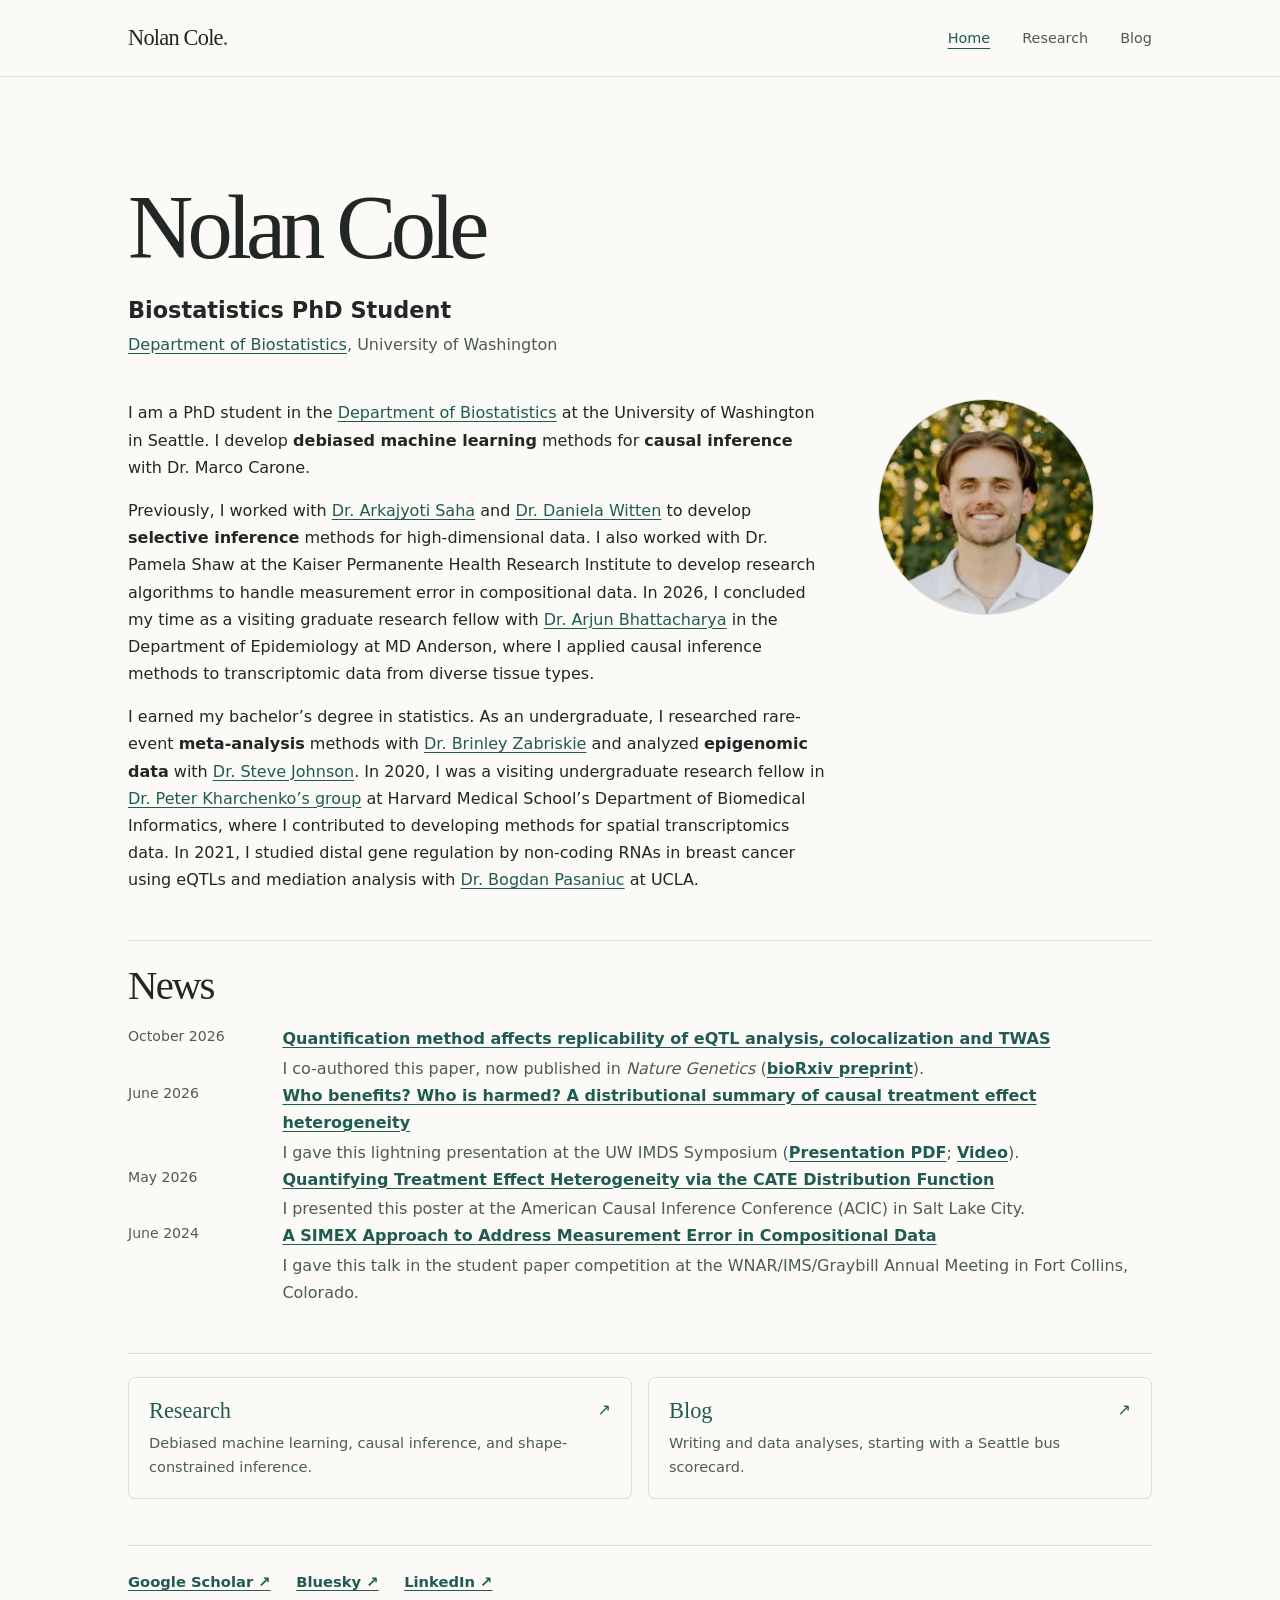
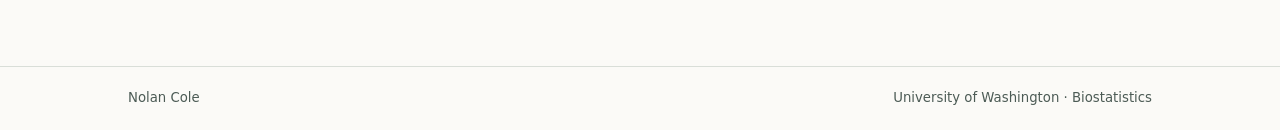
<file: index.html>
<!doctype html>
<html lang="en">
<head>
  <meta charset="utf-8">
  <meta name="viewport" content="width=device-width, initial-scale=1">
  <meta name="description" content="Nolan Cole, Biostatistics PhD student at the University of Washington.">
  <link rel="canonical" href="https://colethestatistician.github.io/">
  <link rel="stylesheet" href="assets/site.css?v=more-news">
  <script src="assets/news.js" defer></script>
  <title>Nolan Cole · Biostatistics</title>
</head>
<body>
  <a class="skip" href="#main">Skip to content</a>
  <header class="site-header">
    <div class="wrap header-inner">
      <a class="wordmark" href="index.html">Nolan Cole<span aria-hidden="true">.</span></a>
      <nav aria-label="Main navigation">
        <a href="index.html" aria-current="page">Home</a>
        <a href="research/index.html">Research</a>
        <a href="blog/index.html">Blog</a>
      </nav>
    </div>
  </header>
  <main id="main" class="wrap" tabindex="-1">
    <section class="intro" id="about" aria-labelledby="name">
      <h1 id="name">Nolan Cole</h1>
      <p class="role">Biostatistics PhD Student</p>
      <p class="affiliation"><a href="https://www.biostat.washington.edu/">Department of Biostatistics</a>, University of Washington</p>
      <div class="intro-body">
        <img class="intro-headshot" src="assets/nolan-cole-headshot.webp" width="444" height="444" alt="Portrait of Nolan Cole">
        <div class="bio">
          <p>I am a PhD student in the <a href="https://www.biostat.washington.edu/">Department of Biostatistics</a> at the University of Washington in Seattle. I develop <strong>debiased machine learning</strong> methods for <strong>causal inference</strong> with Dr. Marco Carone.</p>
          <p>Previously, I worked with <a href="https://www.arkajyotisaha.com/">Dr. Arkajyoti Saha</a> and <a href="https://www.danielawitten.com/">Dr. Daniela Witten</a> to develop <strong>selective inference</strong> methods for high-dimensional data. I also worked with Dr. Pamela Shaw at the Kaiser Permanente Health Research Institute to develop research algorithms to handle measurement error in compositional data. In 2026, I concluded my time as a visiting graduate research fellow with <a href="https://arjun-bhattacharya.com/">Dr. Arjun Bhattacharya</a> in the Department of Epidemiology at MD Anderson, where I applied causal inference methods to transcriptomic data from diverse tissue types.</p>
          <p>I earned my bachelor’s degree in statistics. As an undergraduate, I researched rare-event <strong>meta-analysis</strong> methods with <a href="https://huntsman.usu.edu/directory/zabriskie-brinley">Dr. Brinley Zabriskie</a> and analyzed <strong>epigenomic data</strong> with <a href="https://mmbio.byu.edu/~smj2008">Dr. Steve Johnson</a>. In 2020, I was a visiting undergraduate research fellow in <a href="https://pklab.med.harvard.edu/">Dr. Peter Kharchenko’s group</a> at Harvard Medical School’s Department of Biomedical Informatics, where I contributed to developing methods for spatial transcriptomics data. In 2021, I studied distal gene regulation by non-coding RNAs in breast cancer using eQTLs and mediation analysis with <a href="https://bogdan.dgsom.ucla.edu/pages/">Dr. Bogdan Pasaniuc</a> at UCLA.</p>
        </div>
      </div>
    </section>

    <section class="home-section" aria-labelledby="news-heading">
      <h2 id="news-heading">News</h2>
      <ul class="news-list" id="recent-news">
        <li>
          <time datetime="2026-10-26">October 2026</time>
          <div>
            <a href="https://www.nature.com/articles/s41588-026-02827-0">Quantification method affects replicability of eQTL analysis, colocalization and TWAS</a>
            <p>I co-authored this paper, now published in <em>Nature Genetics</em> (<a href="https://www.biorxiv.org/content/10.1101/2025.08.20.671303v3">bioRxiv preprint</a>).</p>
          </div>
        </li>
        <li>
          <time datetime="2026-06-02">June 2026</time>
          <div>
            <a href="https://imds.uw.edu/2026-imds-symposium-agenda/">Who benefits? Who is harmed? A distributional summary of causal treatment effect heterogeneity</a>
            <p>I gave this lightning presentation at the UW IMDS Symposium (<a href="assets/imds-2026-lightning-presentation.pdf">Presentation PDF</a>; <a href="https://www.youtube.com/watch?v=FJx6B-z1rJA&amp;t=7659s">Video</a>).</p>
          </div>
        </li>
        <li>
          <time datetime="2026-05">May 2026</time>
          <div><a href="https://sci-info.org/abstract-search/?abst_id=20727">Quantifying Treatment Effect Heterogeneity via the CATE Distribution Function</a><p>I presented this poster at the American Causal Inference Conference (ACIC) in Salt Lake City.</p></div>
        </li>
        <li>
          <time datetime="2024-06">June 2024</time>
          <div>
            <a href="https://www.wnar.org/Past-Meetings#:~:text=2024%20%2D%20Fort%20Collins">A SIMEX Approach to Address Measurement Error in Compositional Data</a>
            <p>I gave this talk in the student paper competition at the WNAR/IMS/Graybill Annual Meeting in Fort Collins, Colorado.</p>
          </div>
        </li>
      </ul>
      <details id="more-news" hidden>
        <summary>More news</summary>
        <ul class="news-list"></ul>
      </details>
    </section>

    <section class="home-section" aria-label="Explore the site">
      <div class="page-links">
        <a href="research/index.html"><span><strong>Research</strong><span>Debiased machine learning, causal inference, and shape-constrained inference.</span></span><span aria-hidden="true">↗</span></a>
        <a href="blog/index.html"><span><strong>Blog</strong><span>Writing and data analyses, starting with a Seattle bus scorecard.</span></span><span aria-hidden="true">↗</span></a>
      </div>
    </section>

    <section class="home-section profiles" aria-label="Professional profiles">
      <a href="https://scholar.google.com/citations?user=l999vt0AAAAJ&amp;hl=en&amp;oi=ao">Google Scholar <span aria-hidden="true">↗</span></a>
      <a href="https://bsky.app/profile/nolancole.bsky.social">Bluesky <span aria-hidden="true">↗</span></a>
      <a href="https://www.linkedin.com/in/nolan-cole/">LinkedIn <span aria-hidden="true">↗</span></a>
    </section>
  </main>
  <footer class="site-footer">
    <div class="wrap footer-inner"><span>Nolan Cole</span><span>University of Washington · Biostatistics</span></div>
  </footer>
</body>
</html>
</file>
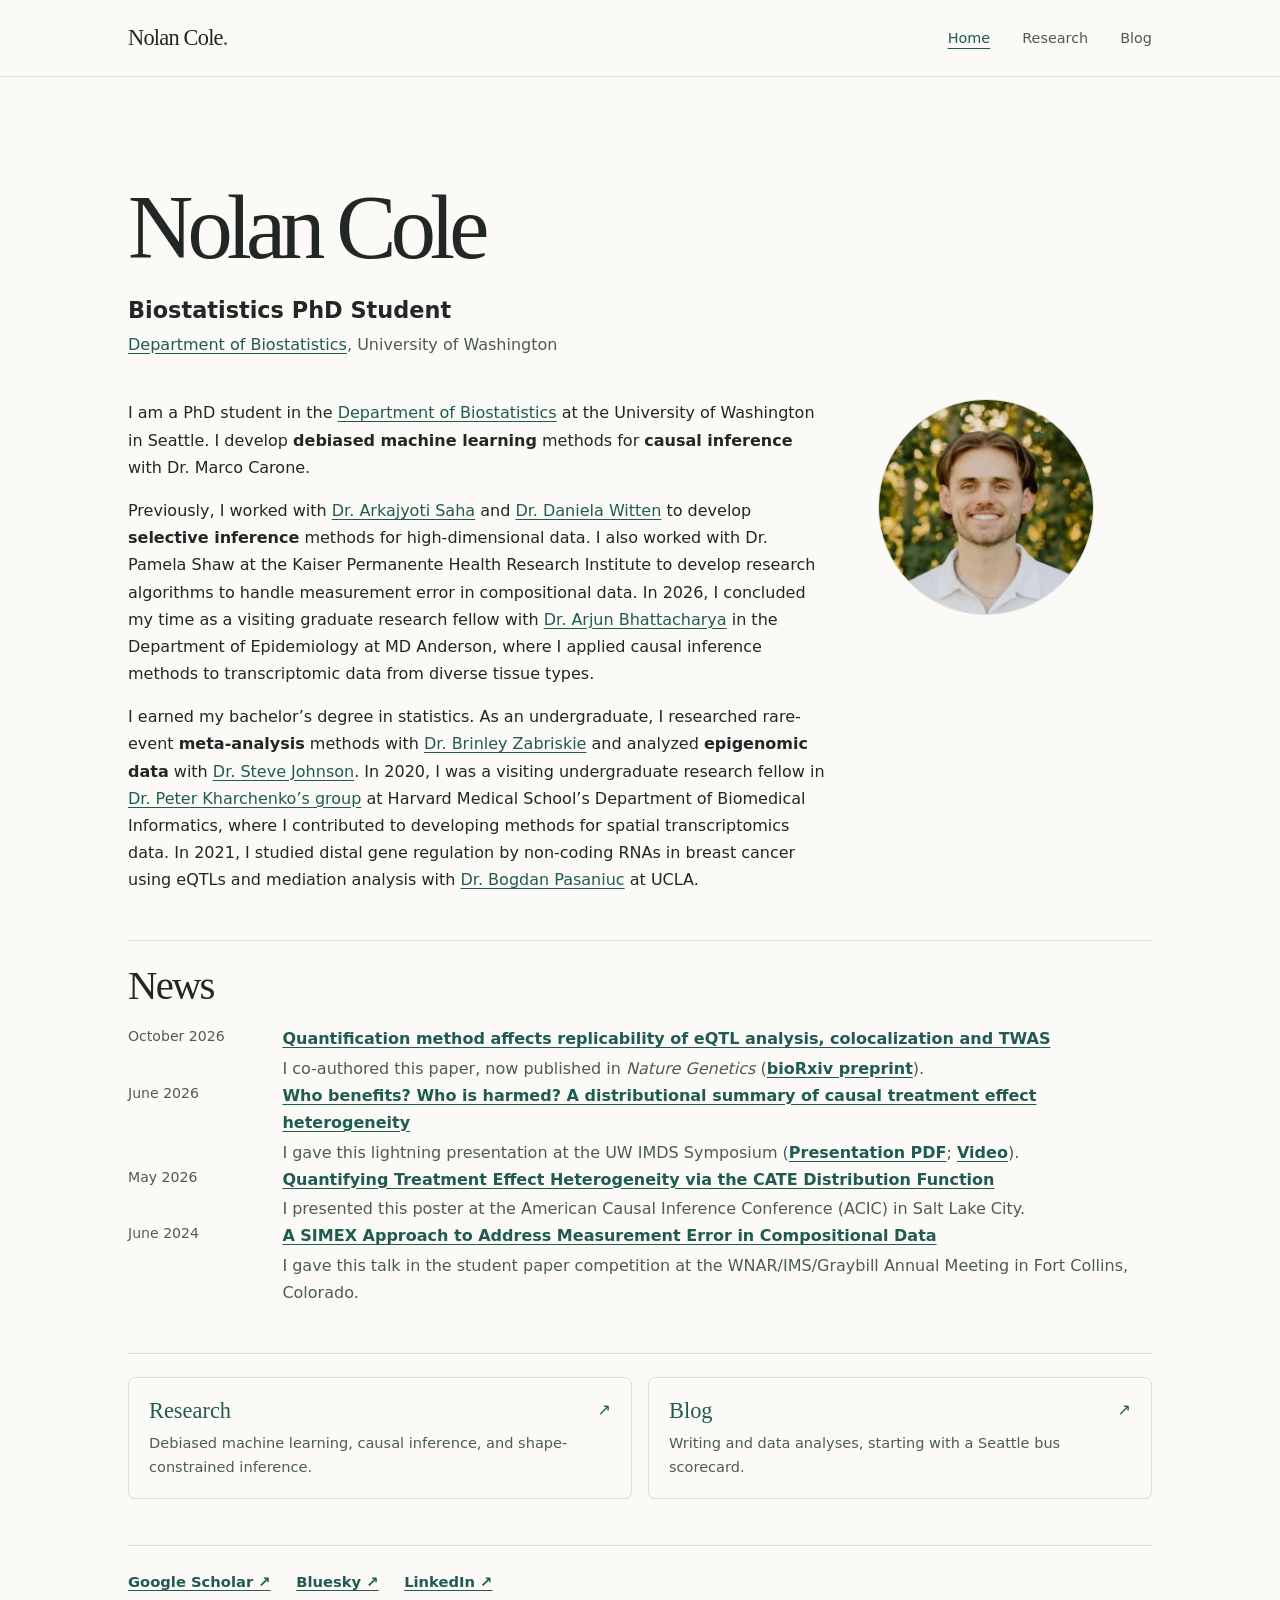
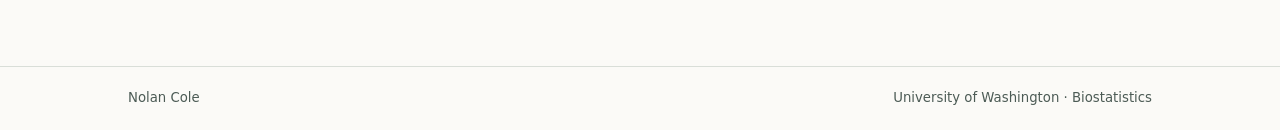
<file: about/index.html>
<!doctype html>
<html lang="en">
<head>
  <meta charset="utf-8">
  <meta name="viewport" content="width=device-width, initial-scale=1">
  <meta http-equiv="refresh" content="0; url=../index.html#about">
  <link rel="canonical" href="https://colethestatistician.github.io/#about">
  <title>About Nolan Cole</title>
</head>
<body><p><a href="../index.html#about">About Nolan Cole</a></p></body>
</html>
</file>
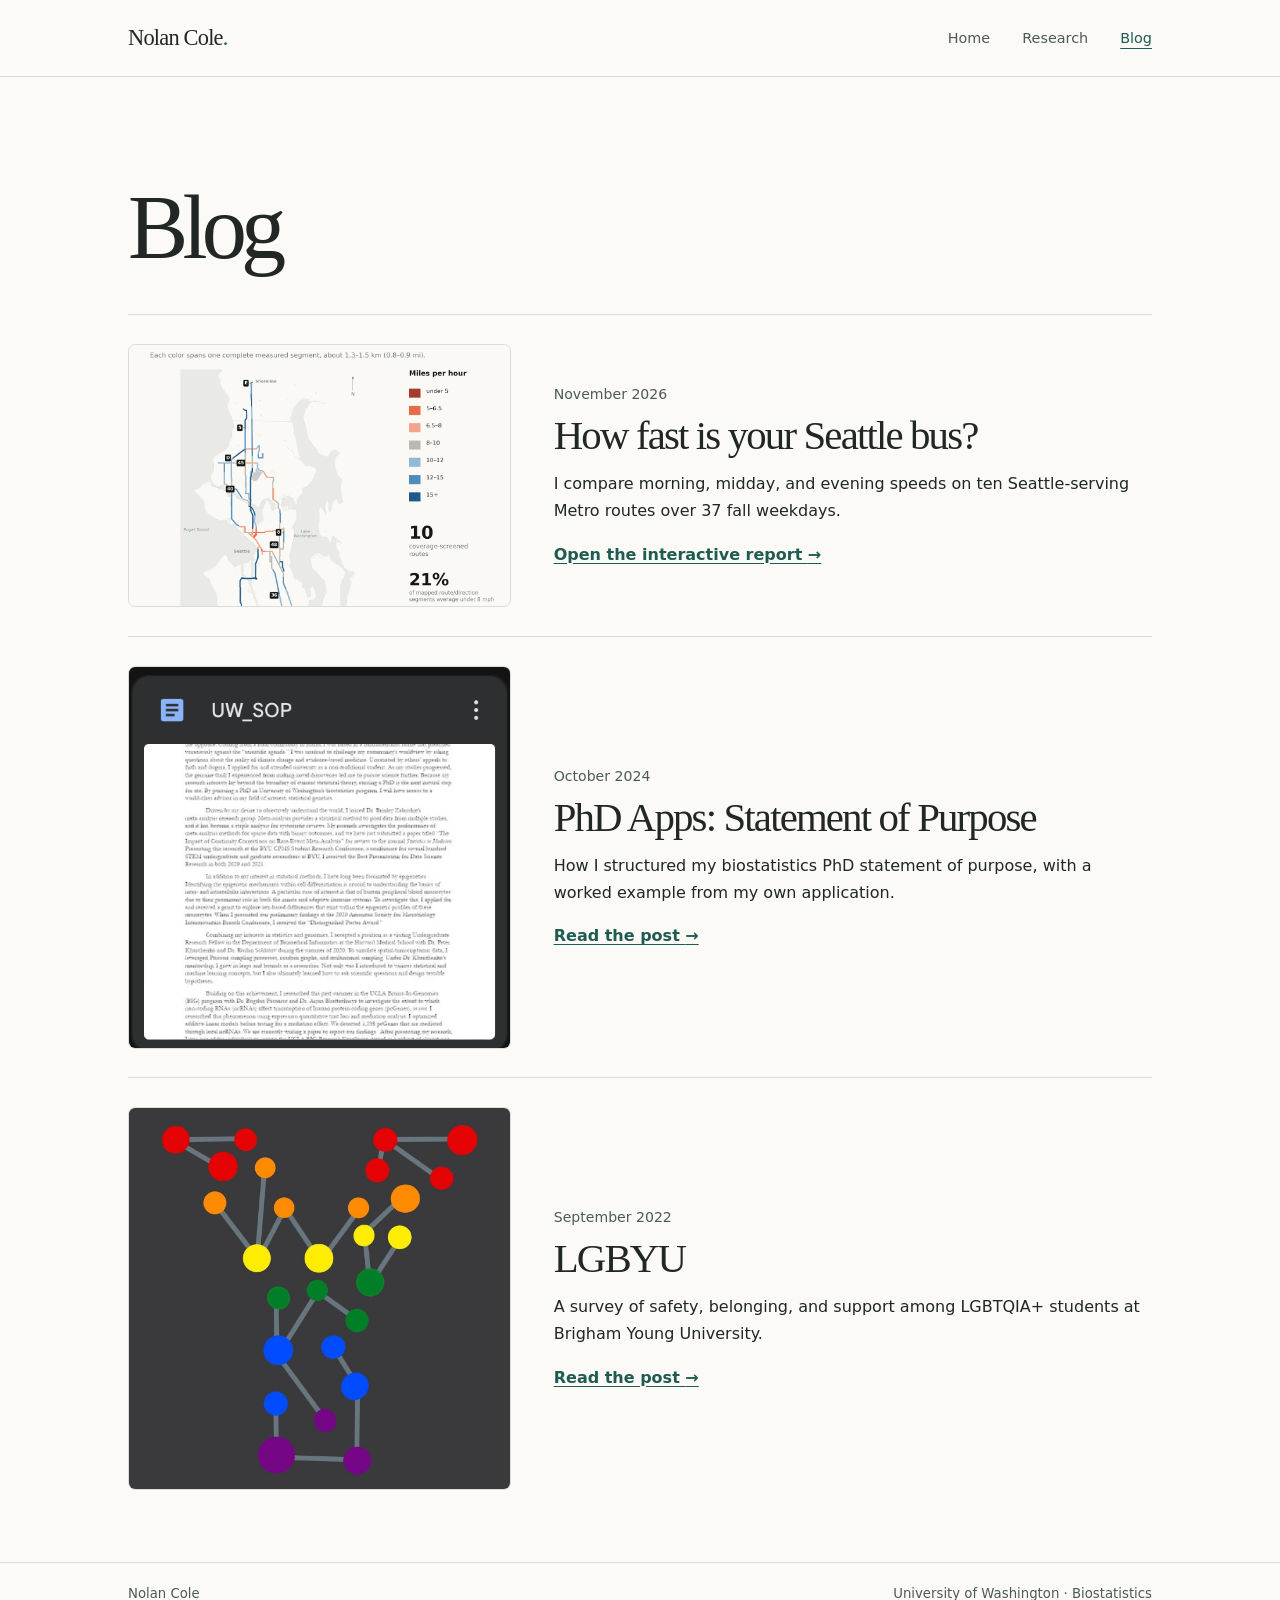
<file: blog/index.html>
<!doctype html>
<html lang="en">
<head>
  <meta charset="utf-8">
  <meta name="viewport" content="width=device-width, initial-scale=1">
  <meta name="description" content="Writing and data analyses by Nolan Cole.">
  <link rel="canonical" href="https://colethestatistician.github.io/blog/">
  <link rel="stylesheet" href="../assets/site.css">
  <link rel="stylesheet" href="posts.css">
  <title>Blog · Nolan Cole</title>
</head>
<body>
  <a class="skip" href="#main">Skip to content</a>
  <header class="site-header">
    <div class="wrap header-inner">
      <a class="wordmark" href="../index.html">Nolan Cole<span aria-hidden="true">.</span></a>
      <nav aria-label="Main navigation">
        <a href="../index.html">Home</a>
        <a href="../research/index.html">Research</a>
        <a href="../blog/index.html" aria-current="page">Blog</a>
      </nav>
    </div>
  </header>
  <main id="main" class="wrap" tabindex="-1">
    <header class="page-heading"><h1>Blog</h1></header>
    <article class="post-preview">
      <a class="post-art" href="seattle-bus-speed/report.html" tabindex="-1" aria-hidden="true"><img src="../assets/seattle-bus-map.png" width="2400" height="3200" alt=""></a>
      <div>
        <p class="eyebrow"><time datetime="2026-11">November 2026</time></p>
        <h2><a href="seattle-bus-speed/report.html">How fast is your Seattle bus?</a></h2>
        <p>I compare morning, midday, and evening speeds on ten Seattle-serving Metro routes over 37 fall weekdays.</p>
        <a class="text-link" href="seattle-bus-speed/report.html">Open the interactive report <span aria-hidden="true">→</span></a>
      </div>
    </article>
    <article class="post-preview">
      <a class="post-art post-art-square" href="phd-apps-statement-of-purpose/index.html" tabindex="-1" aria-hidden="true"><img src="../assets/statement-of-purpose-preview.png" width="540" height="540" alt=""></a>
      <div>
        <p class="eyebrow"><time datetime="2024-10">October 2024</time></p>
        <h2><a href="phd-apps-statement-of-purpose/index.html">PhD Apps: Statement of Purpose</a></h2>
        <p>How I structured my biostatistics PhD statement of purpose, with a worked example from my own application.</p>
        <a class="text-link" href="phd-apps-statement-of-purpose/index.html">Read the post <span aria-hidden="true">→</span></a>
      </div>
    </article>
    <article class="post-preview">
      <a class="post-art post-art-square" href="lgbyu/index.html" tabindex="-1" aria-hidden="true"><img src="../assets/lgbyu-preview.jpg" width="1280" height="1280" alt=""></a>
      <div>
        <p class="eyebrow"><time datetime="2022-09">September 2022</time></p>
        <h2><a href="lgbyu/index.html">LGBYU</a></h2>
        <p>A survey of safety, belonging, and support among LGBTQIA+ students at Brigham Young University.</p>
        <a class="text-link" href="lgbyu/index.html">Read the post <span aria-hidden="true">→</span></a>
      </div>
    </article>
  </main>
  <footer class="site-footer">
    <div class="wrap footer-inner"><span>Nolan Cole</span><span>University of Washington · Biostatistics</span></div>
  </footer>
</body>
</html>
</file>
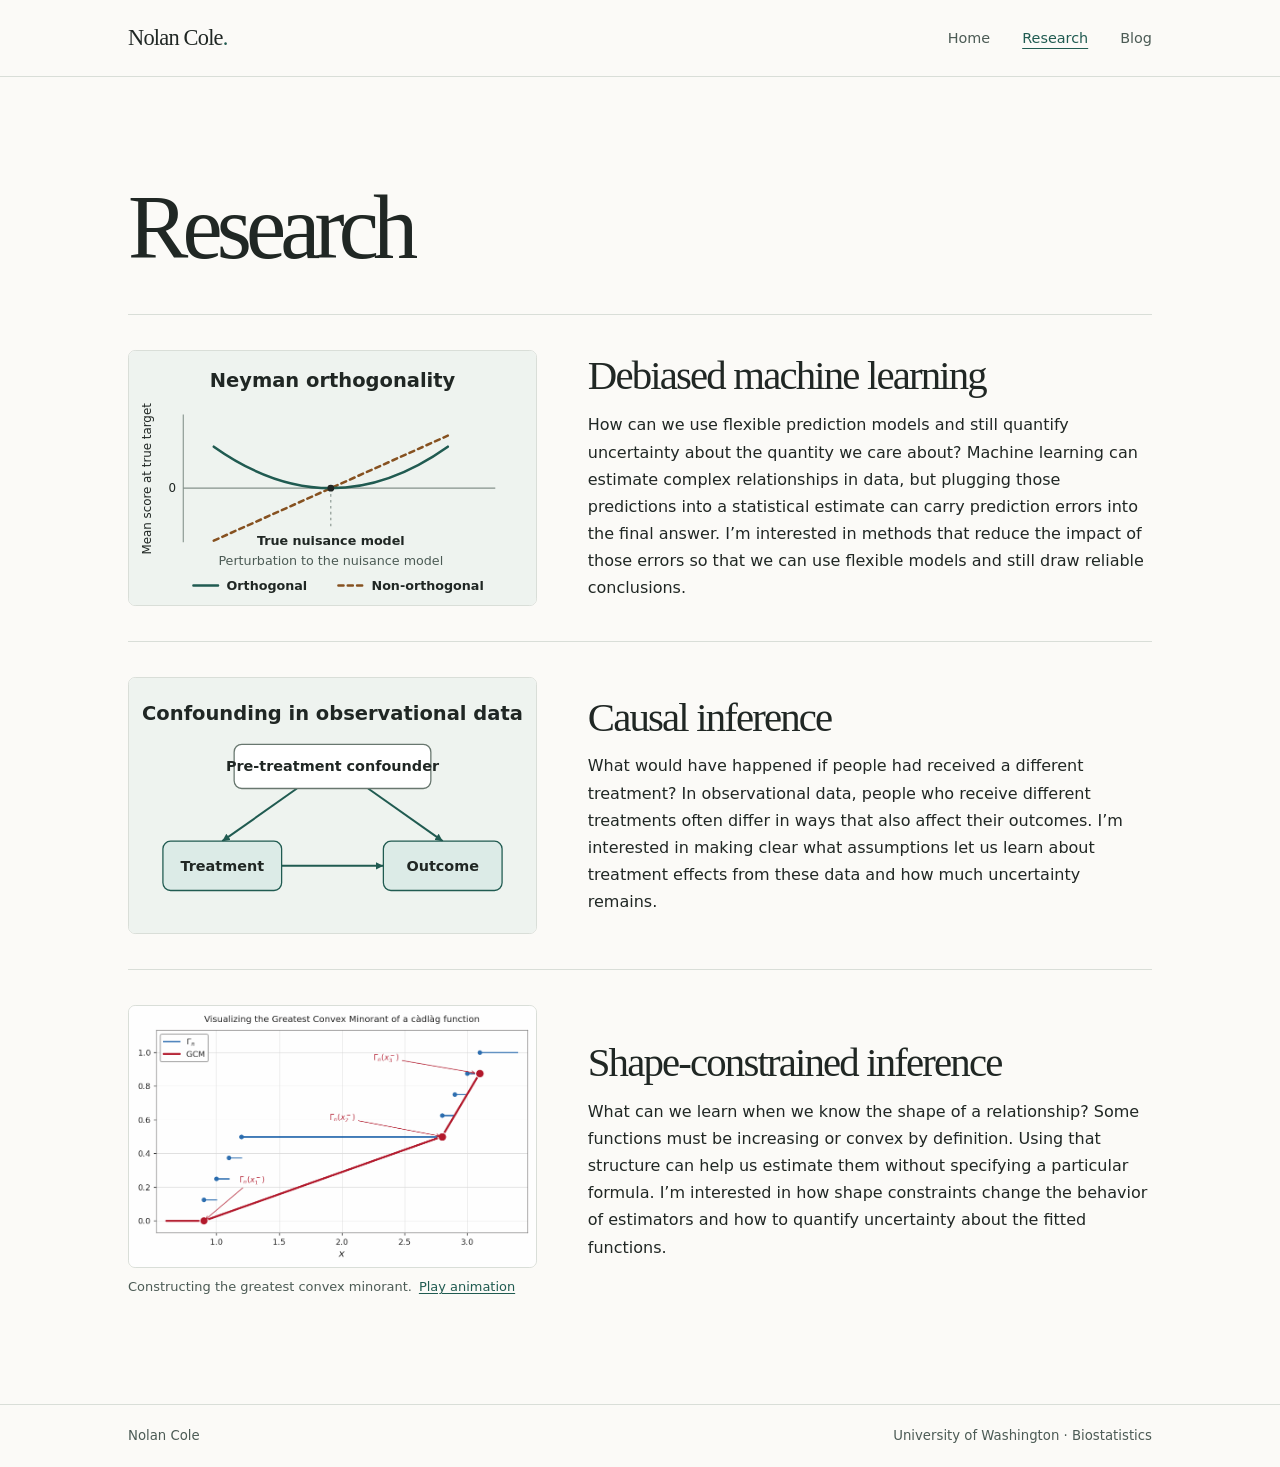
<file: research/index.html>
<!doctype html>
<html lang="en">
<head>
  <meta charset="utf-8">
  <meta name="viewport" content="width=device-width, initial-scale=1">
  <meta name="description" content="Research interests in debiased machine learning, causal inference, and shape-constrained inference.">
  <link rel="canonical" href="https://colethestatistician.github.io/research/">
  <link rel="stylesheet" href="../assets/site.css">
  <title>Research · Nolan Cole</title>
</head>
<body>
  <a class="skip" href="#main">Skip to content</a>
  <header class="site-header">
    <div class="wrap header-inner">
      <a class="wordmark" href="../index.html">Nolan Cole<span aria-hidden="true">.</span></a>
      <nav aria-label="Main navigation">
        <a href="../index.html">Home</a>
        <a href="../research/index.html" aria-current="page">Research</a>
        <a href="../blog/index.html">Blog</a>
      </nav>
    </div>
  </header>
  <main id="main" class="wrap" tabindex="-1">
<header class="page-heading"><h1>Research</h1></header>

    <section class="research-row" aria-labelledby="dml">
      <figure class="research-figure">
        <img src="../assets/debiased-machine-learning.svg" width="480" height="300" alt="Schematic of the mean score with the target held fixed at its true value. At the true nuisance model, the orthogonal score has zero slope along the perturbation, while the non-orthogonal score has a nonzero slope.">
      </figure>
      <div class="research-copy">
        <h2 id="dml">Debiased machine learning</h2>
        <p>How can we use flexible prediction models and still quantify uncertainty about the quantity we care about? Machine learning can estimate complex relationships in data, but plugging those predictions into a statistical estimate can carry prediction errors into the final answer. I’m interested in methods that reduce the impact of those errors so that we can use flexible models and still draw reliable conclusions.</p>
      </div>
    </section>

    <section class="research-row" aria-labelledby="causal">
      <figure class="research-figure">
        <img src="../assets/causal-inference.svg" width="480" height="300" alt="Causal diagram with arrows from a pre-treatment confounder to treatment and outcome, and from treatment to outcome.">
      </figure>
      <div class="research-copy">
        <h2 id="causal">Causal inference</h2>
        <p>What would have happened if people had received a different treatment? In observational data, people who receive different treatments often differ in ways that also affect their outcomes. I’m interested in making clear what assumptions let us learn about treatment effects from these data and how much uncertainty remains.</p>
      </div>
    </section>

    <section class="research-row" aria-labelledby="shape">
      <figure class="research-figure gcm-figure">
        <img id="gcm-image" src="../assets/gcm-still.png" width="910" height="585" alt="A step function and its greatest convex minorant, the largest convex function that lies below it.">
        <figcaption>Constructing the greatest convex minorant. <button id="gcm-toggle" type="button" hidden>Play animation</button> <noscript><a href="../assets/gcm_ecdf.gif">Open animation</a></noscript></figcaption>
      </figure>
      <div class="research-copy">
        <h2 id="shape">Shape-constrained inference</h2>
        <p>What can we learn when we know the shape of a relationship? Some functions must be increasing or convex by definition. Using that structure can help us estimate them without specifying a particular formula. I’m interested in how shape constraints change the behavior of estimators and how to quantify uncertainty about the fitted functions.</p>
      </div>
    </section>
    <script src="../assets/research.js" defer></script>
  </main>
  <footer class="site-footer">
    <div class="wrap footer-inner"><span>Nolan Cole</span><span>University of Washington · Biostatistics</span></div>
  </footer>
</body>
</html>
</file>
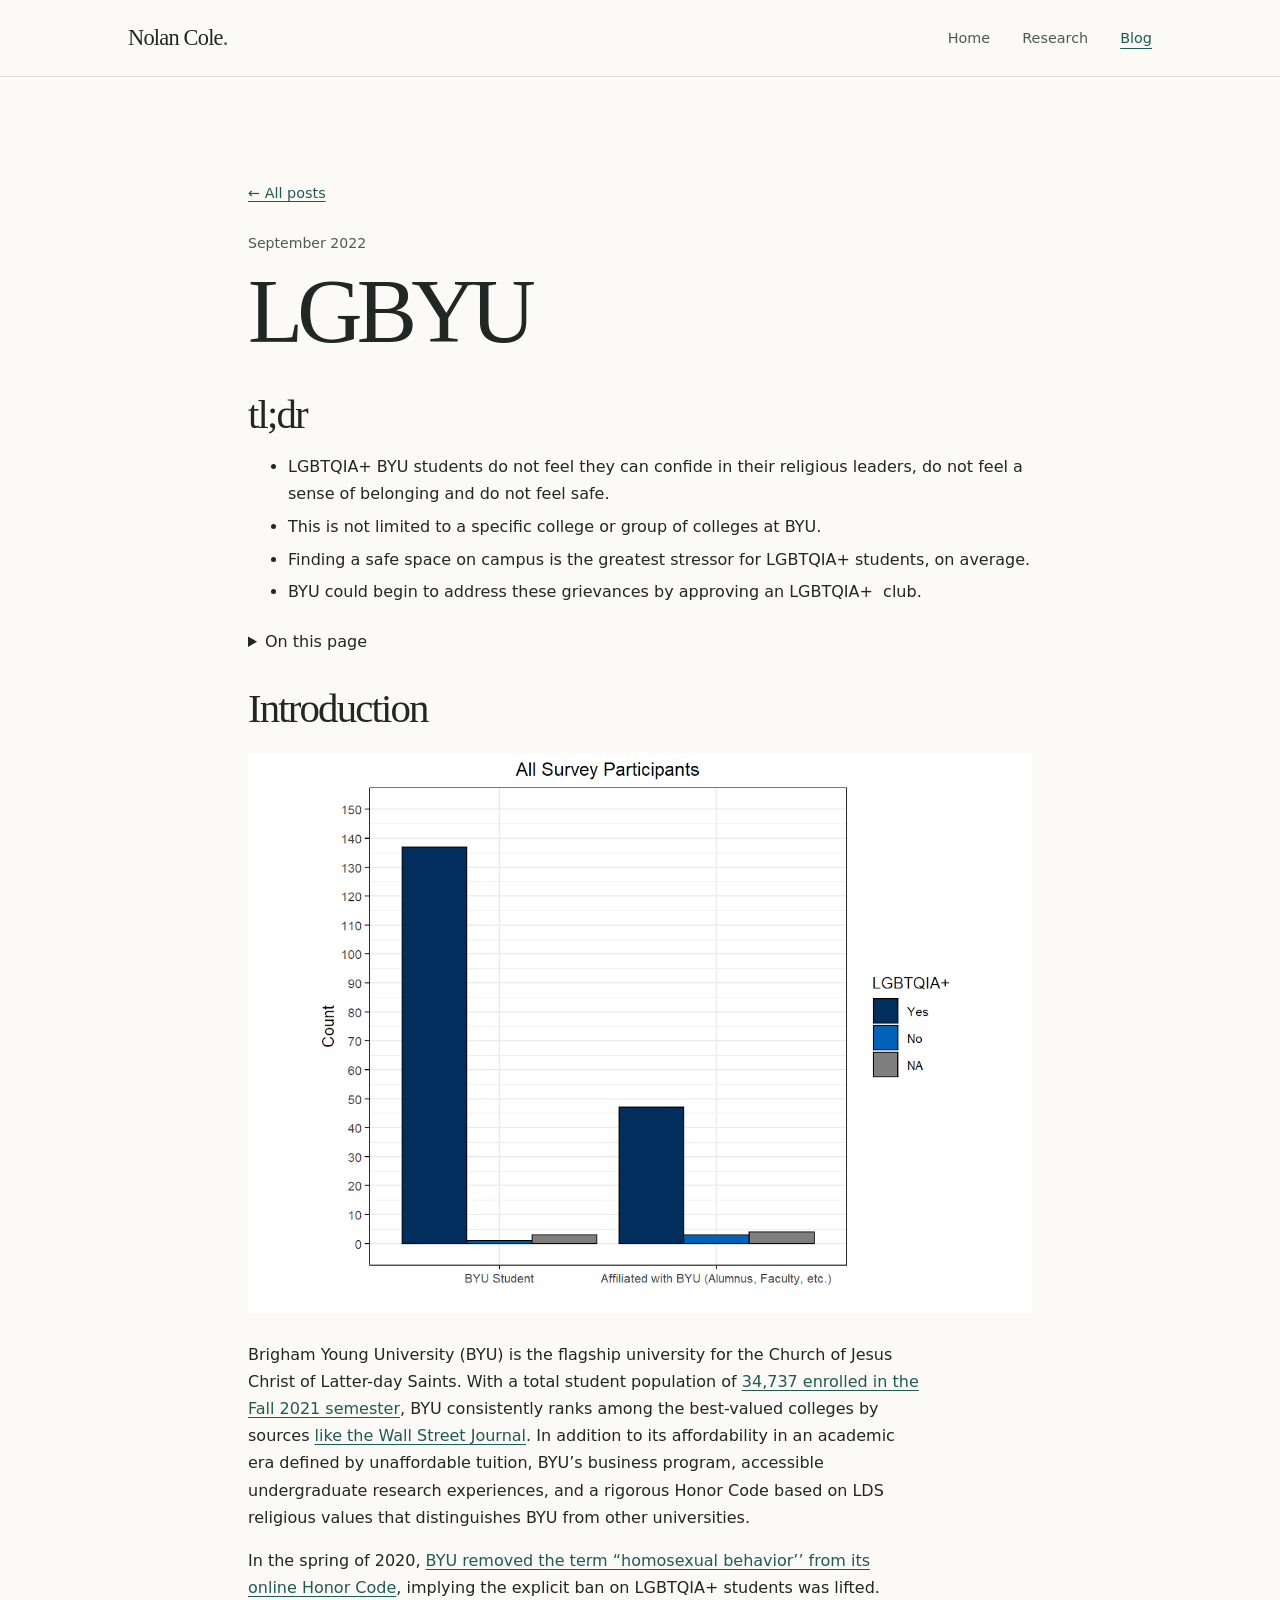
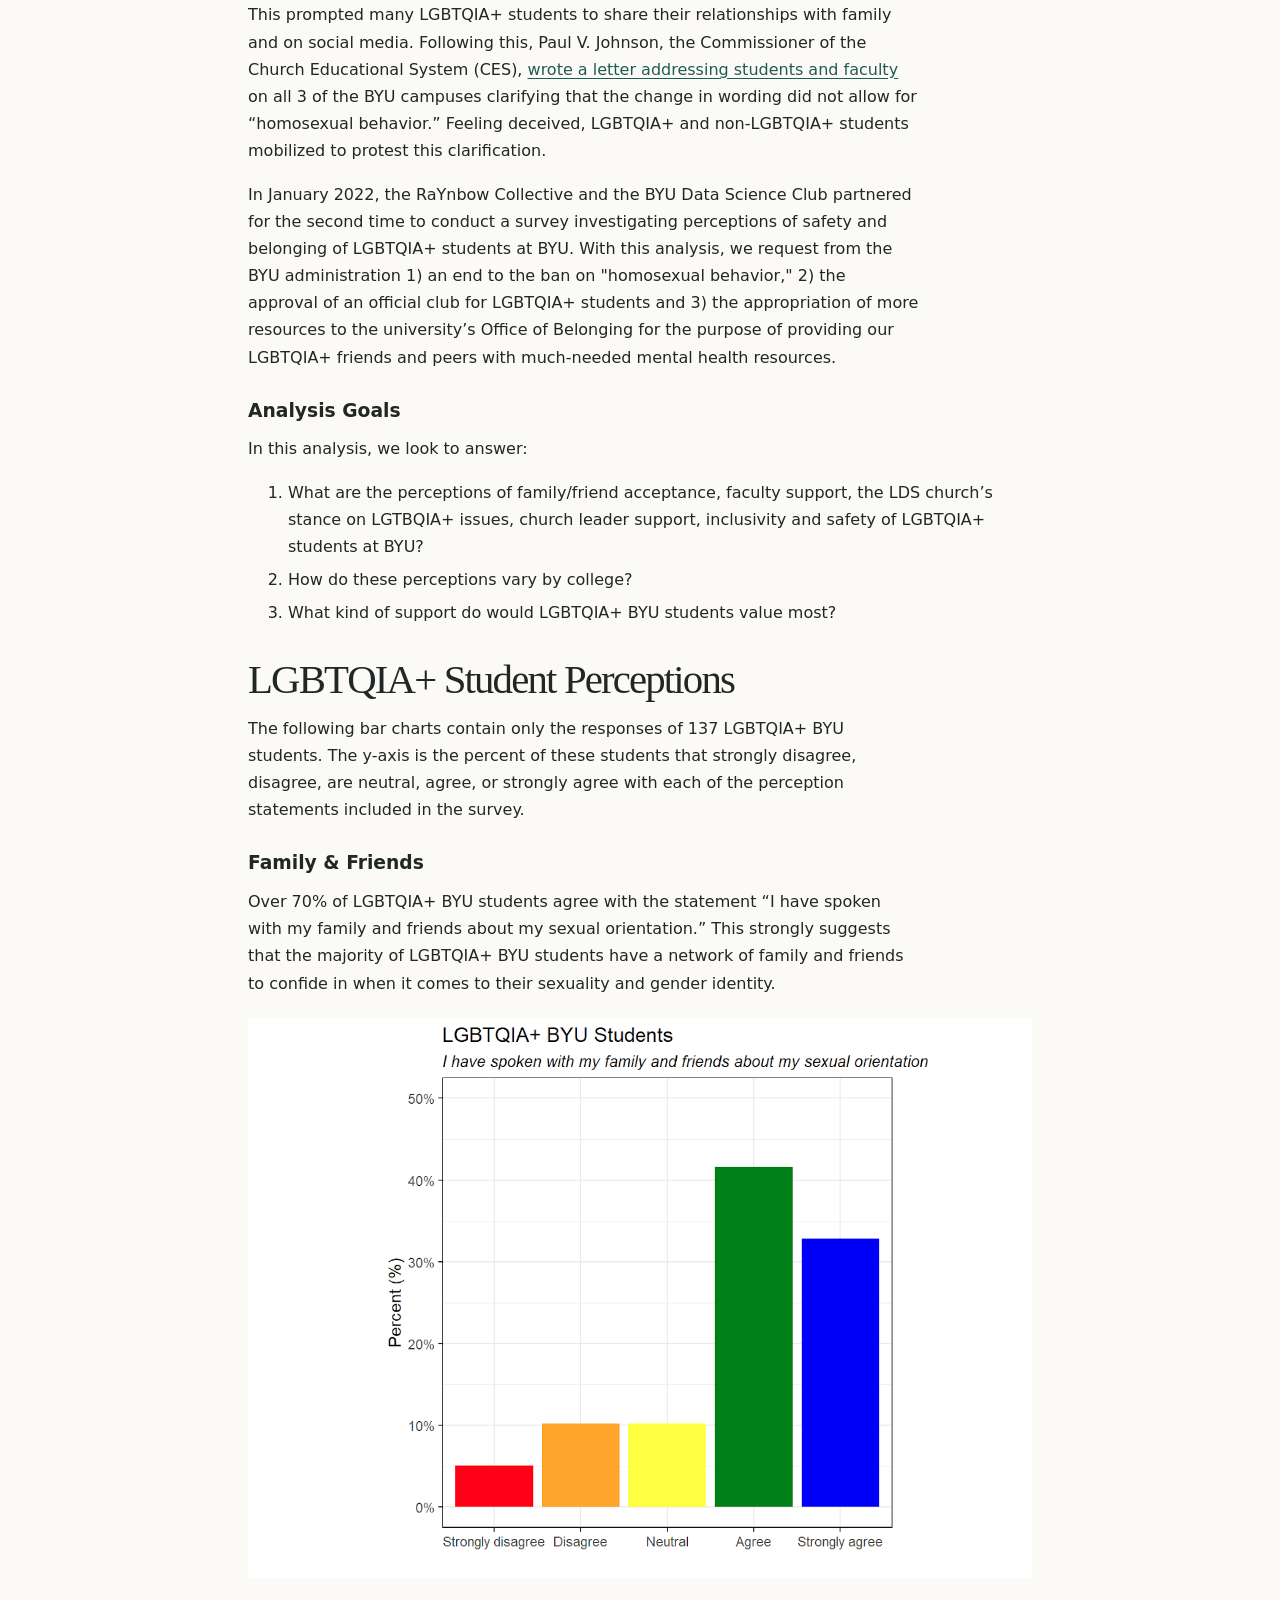
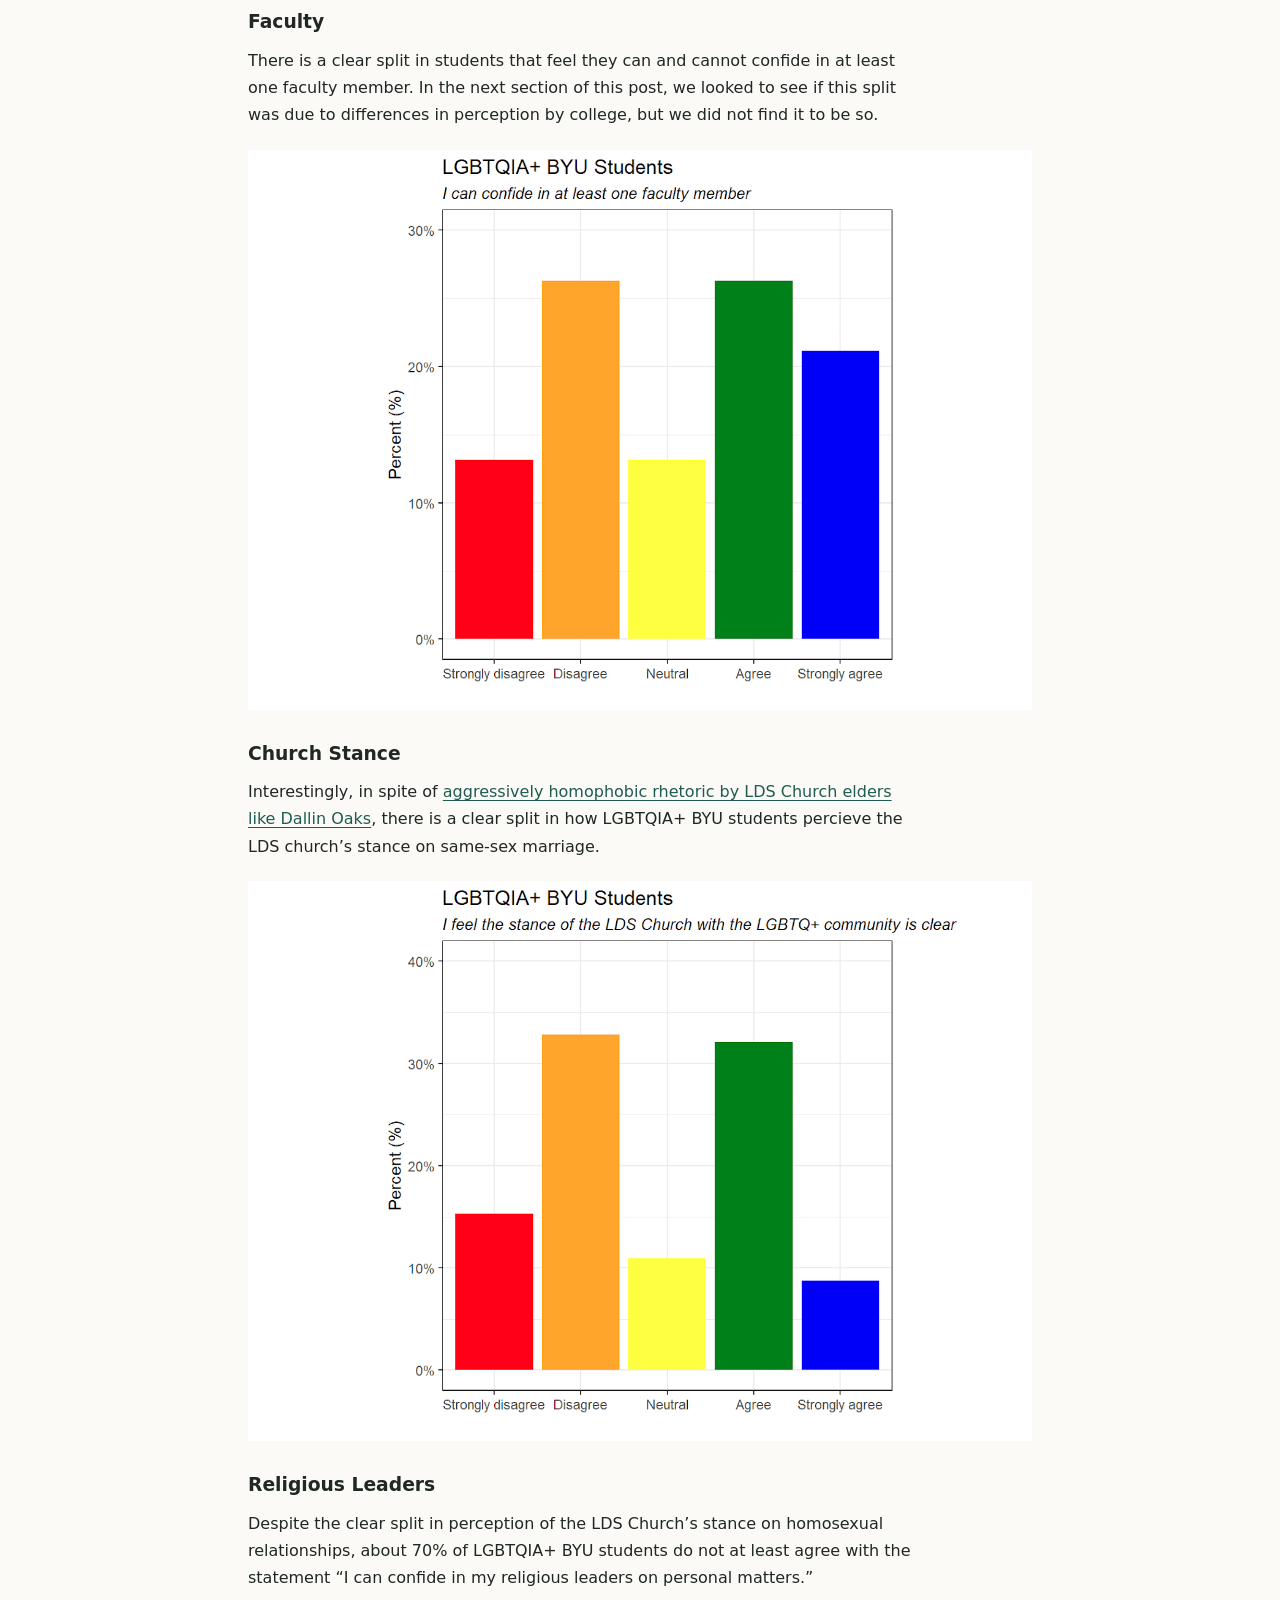
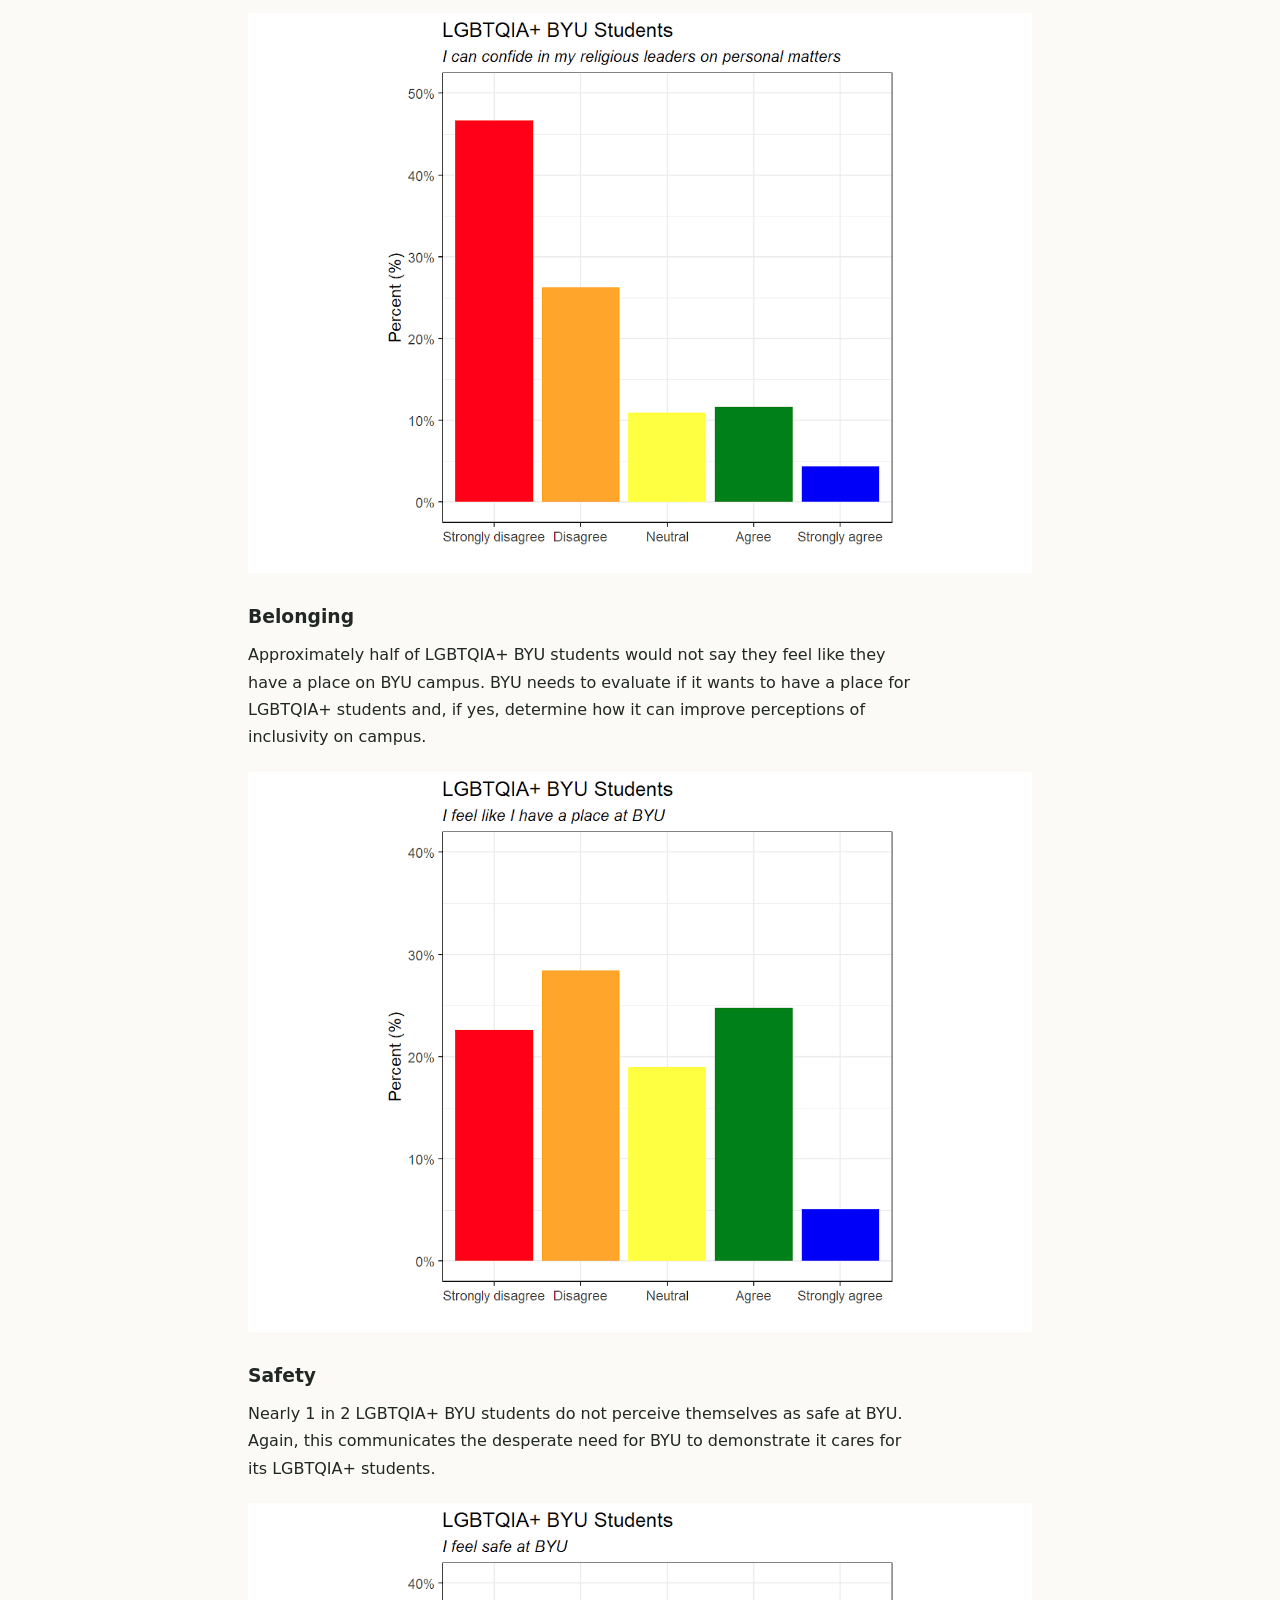
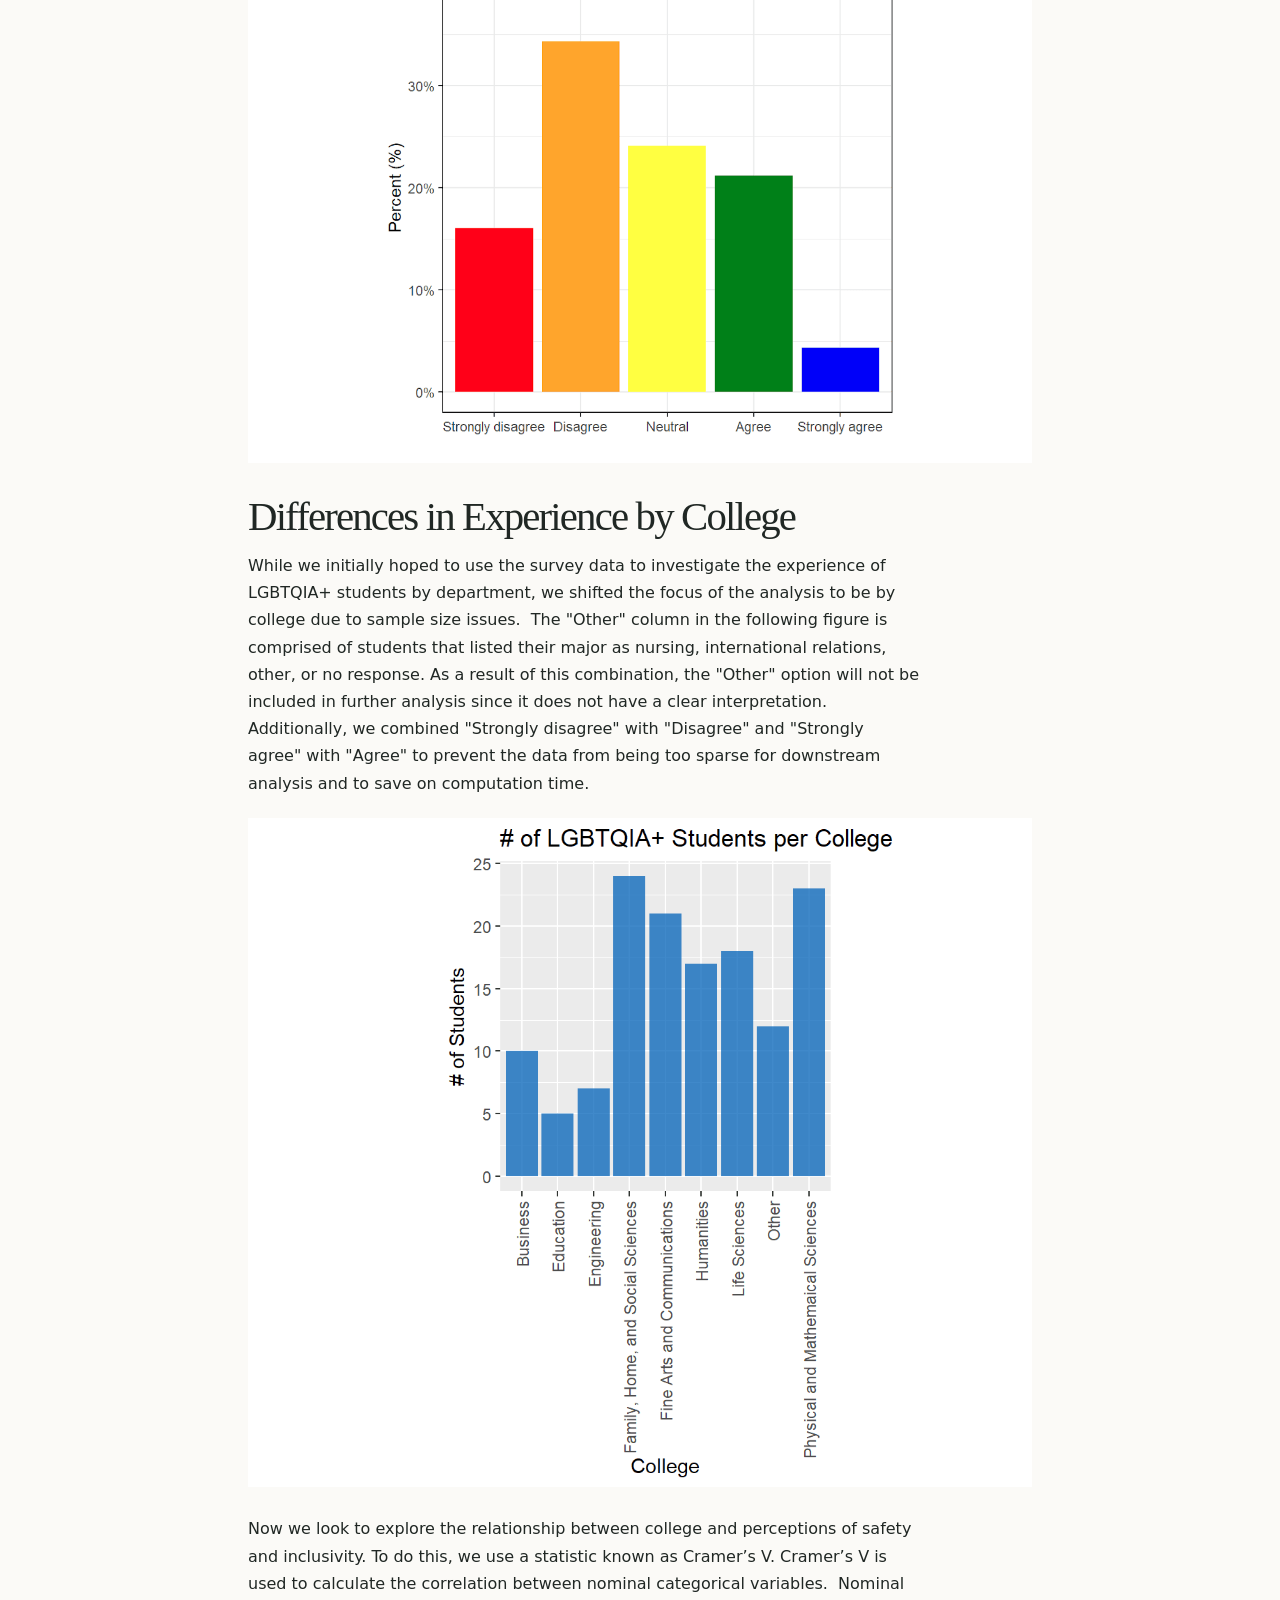
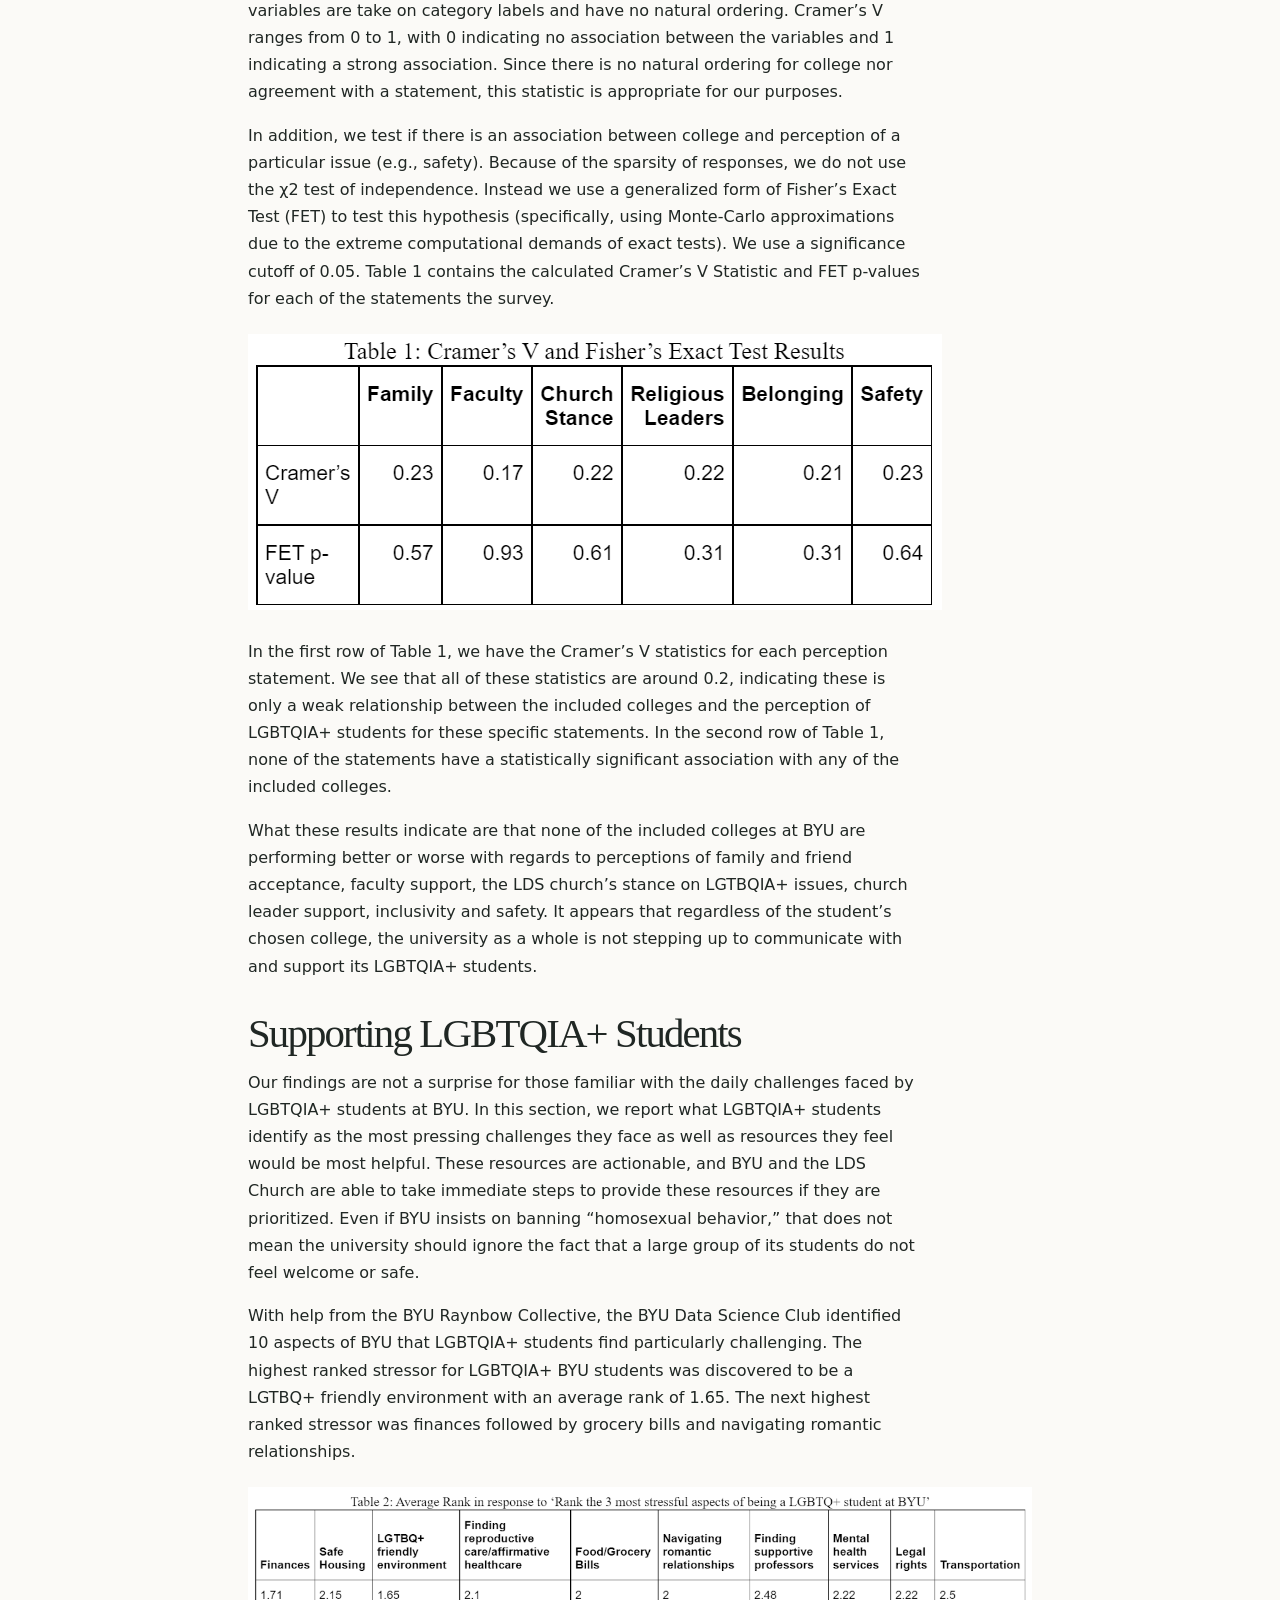
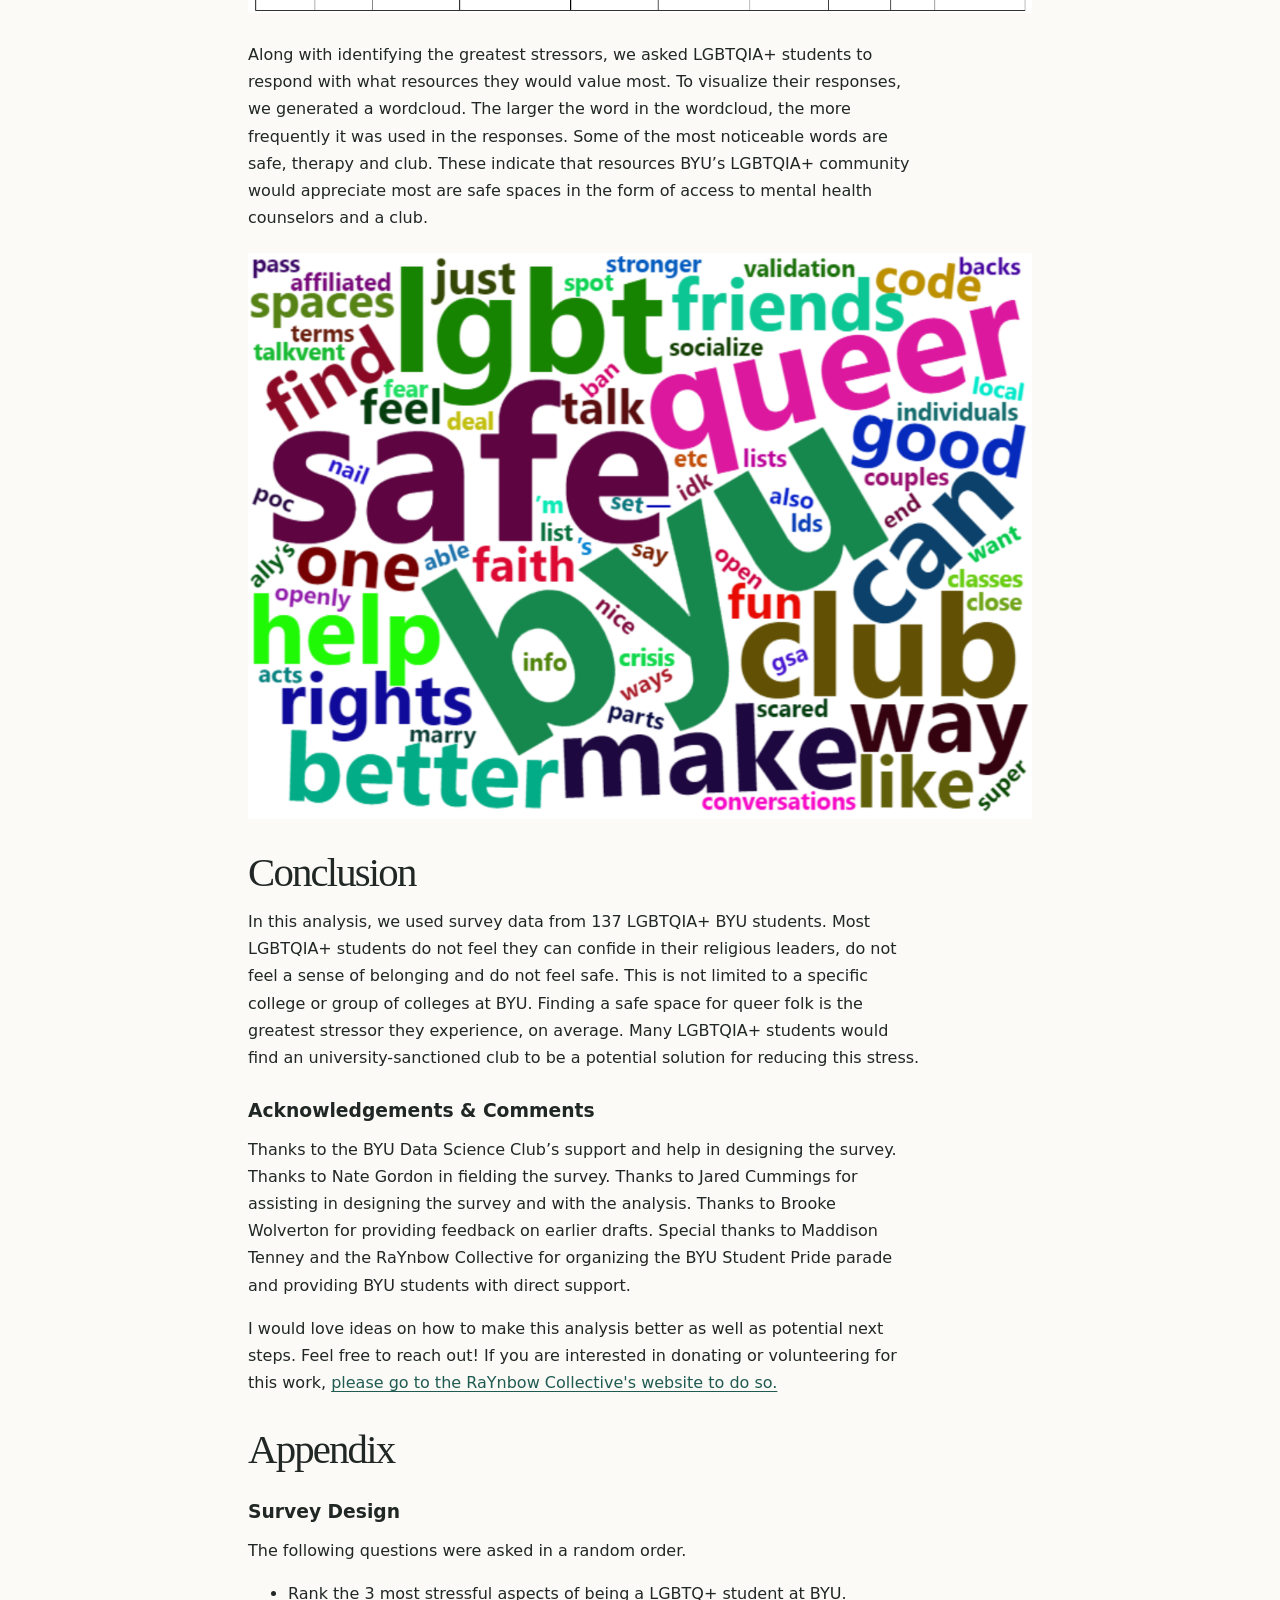
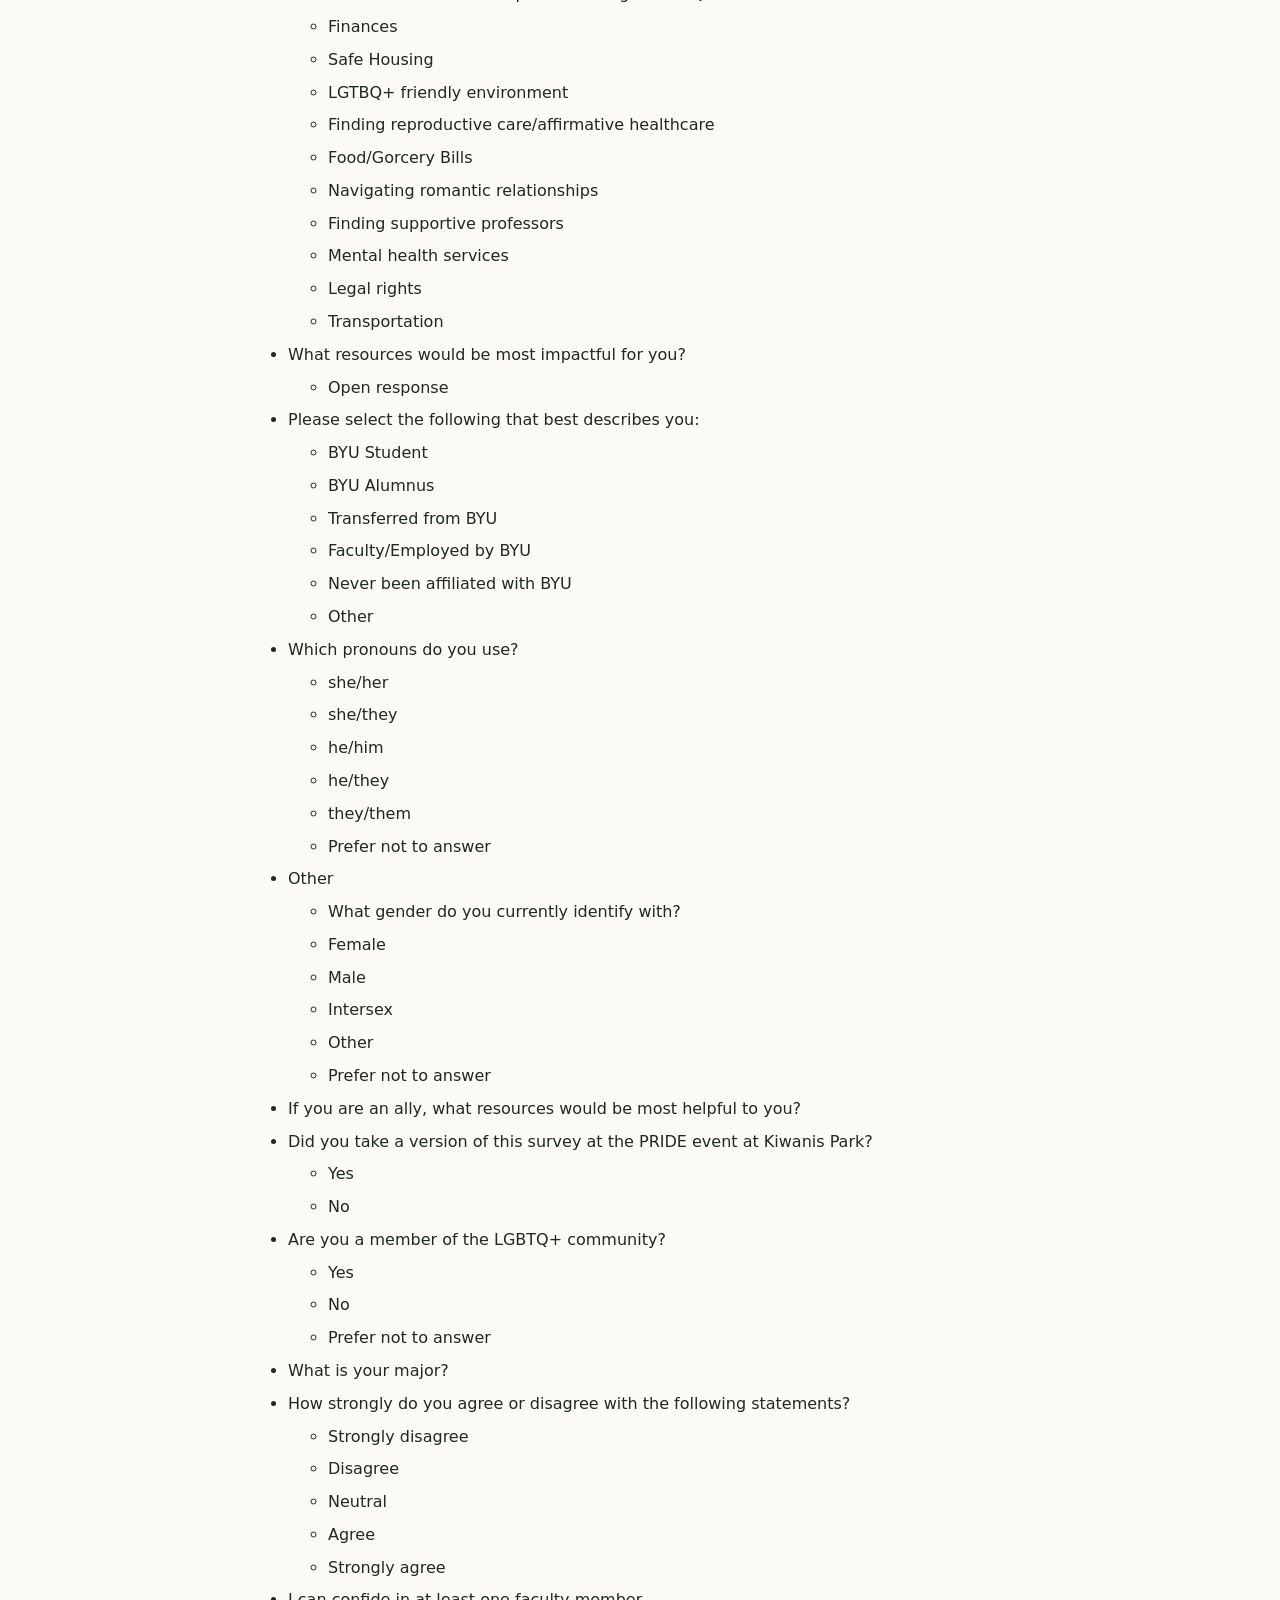
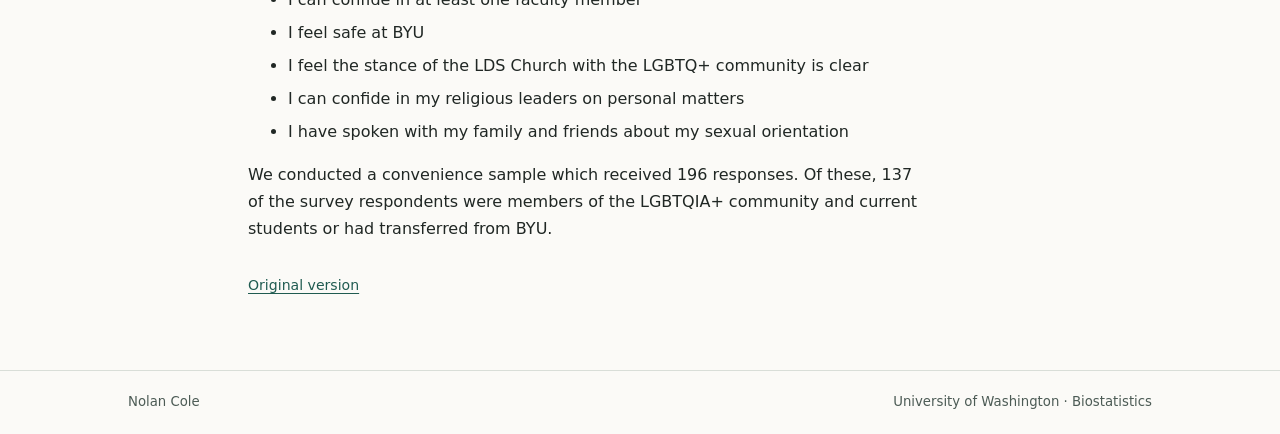
<file: blog/lgbyu/index.html>
<!doctype html>
<html lang="en">
<head>
  <meta charset="utf-8">
  <meta name="viewport" content="width=device-width, initial-scale=1">
  <meta name="description" content="A survey of safety, belonging, and support among LGBTQIA+ students at Brigham Young University.">
  <link rel="canonical" href="https://colethestatistician.github.io/blog/lgbyu/">
  <link rel="stylesheet" href="../../assets/site.css">
  <link rel="stylesheet" href="../posts.css">
  <title>LGBYU · Nolan Cole</title>
</head>
<body>
  <a class="skip" href="#main">Skip to content</a>
  <header class="site-header">
    <div class="wrap header-inner">
      <a class="wordmark" href="../../index.html">Nolan Cole<span aria-hidden="true">.</span></a>
      <nav aria-label="Main navigation">
        <a href="../../index.html">Home</a>
        <a href="../../research/index.html">Research</a>
        <a href="../index.html" aria-current="true">Blog</a>
      </nav>
    </div>
  </header>
  <main id="main" class="wrap post" tabindex="-1">
    <a class="back" href="../index.html">← All posts</a>
    <article class="migrated-post">
      <header class="page-heading">
        <p class="eyebrow"><time datetime="2022-09">September 2022</time></p>
        <h1>LGBYU</h1>
      </header>
      <h2>tl;dr</h2>
      <ul>
        <li>LGBTQIA+ BYU students do not feel they can confide in their religious leaders, do not feel a sense of belonging and do not feel safe.</li>
        <li>This is not limited to a specific college or group of colleges at BYU.</li>
        <li>Finding a safe space on campus is the greatest stressor for LGBTQIA+ students, on average.</li>
        <li>BYU could begin to address these grievances by approving an LGBTQIA+  club.</li>
      </ul>
      <details class="post-contents"><summary>On this page</summary>
      <ul>
        <li><a href="#introduction">Introduction</a></li>
        <li><a href="#student-perceptions">LGBTQIA+ Student Perceptions</a></li>
        <li><a href="#experience-by-college">Differences in Experience by College</a></li>
        <li><a href="#supporting-students">Supporting LGBTQIA+ Students</a></li>
        <li><a href="#conclusion">Conclusion</a></li>
        <li><a href="#acknowledgements">Acknowledgements &amp; Comments</a></li>
        <li><a href="#appendix">Appendix</a></li>
        <li><a href="#survey-design">Survey Design</a></li>
      </ul>
      </details>
      <h2 id="introduction">Introduction</h2>
      <figure><img src="images/survey-participants.png" alt="" loading="lazy" decoding="async"></figure>
      <p>Brigham Young University (BYU) is the flagship university for the Church of Jesus Christ of Latter-day Saints. With a total student population of <a href="https://www.byu.edu/facts-figures">34,737 enrolled in the Fall 2021 semester</a>, BYU consistently ranks among the best-valued colleges by sources <a href="https://www.wsj.com/articles/is-your-college-worth-the-cost-heres-what-students-say-about-their-colleges-11567640341">like the Wall Street Journal</a>. In addition to its affordability in an academic era defined by unaffordable tuition, BYU’s business program, accessible undergraduate research experiences, and a rigorous Honor Code based on LDS religious values that distinguishes BYU from other universities.</p>
      <p>In the spring of 2020, <a href="https://www.sltrib.com/news/education/2020/02/19/byu-appears-remove/">BYU removed the term “homosexual behavior’’ from its online Honor Code</a>, implying the explicit ban on LGBTQIA+ students was lifted.  This prompted many LGBTQIA+ students to share their relationships with family and on social media. Following this, Paul V. Johnson, the Commissioner of the Church Educational System (CES), <a href="https://twitter.com/BYU/status/1235267296970473472?ref_src=twsrc%5Etfw%7Ctwcamp%5Etweetembed%7Ctwterm%5E1235267296970473472%7Ctwgr%5E11863710d296908c621195138ed75657c7f0290b%7Ctwcon%5Es1_&amp;ref_url=https%3A%2F%2Fwww.sltrib.com%2Fnews%2Feducation%2F2020%2F03%2F04%2Fafter-byu-honor-code%2F">wrote a letter addressing students and faculty</a> on all 3 of the BYU campuses clarifying that the change in wording did not allow for “homosexual behavior.” Feeling deceived, LGBTQIA+ and non-LGBTQIA+ students mobilized to protest this clarification.</p>
      <p>In January 2022, the RaYnbow Collective and the BYU Data Science Club partnered for the second time to conduct a survey investigating perceptions of safety and belonging of LGBTQIA+ students at BYU. With this analysis, we request from the BYU administration 1) an end to the ban on &quot;homosexual behavior,&quot; 2) the approval of an official club for LGBTQIA+ students and 3) the appropriation of more resources to the university’s Office of Belonging for the purpose of providing our LGBTQIA+ friends and peers with much-needed mental health resources.</p>
      <h3>Analysis Goals</h3>
      <p>In this analysis, we look to answer:</p>
      <ol>
        <li>What are the perceptions of family/friend acceptance, faculty support, the LDS church’s stance on LGTBQIA+ issues, church leader support, inclusivity and safety of LGBTQIA+ students at BYU?</li>
        <li>How do these perceptions vary by college?</li>
        <li>What kind of support do would LGBTQIA+ BYU students value most?</li>
      </ol>
      <h2 id="student-perceptions">LGBTQIA+ Student Perceptions</h2>
      <p>The following bar charts contain only the responses of 137 LGBTQIA+ BYU students. The y-axis is the percent of these students that strongly disagree, disagree, are neutral, agree, or strongly agree with each of the perception statements included in the survey.</p>
      <h3>Family &amp; Friends</h3>
      <p>Over 70% of LGBTQIA+ BYU students agree with the statement “I have spoken with my family and friends about my sexual orientation.” This strongly suggests that the majority of LGBTQIA+ BYU students have a network of family and friends to confide in when it comes to their sexuality and gender identity.</p>
      <figure><img src="images/family-friends.png" alt="Survey responses on talking with family and friends about sexual orientation." loading="lazy" decoding="async"></figure>
      <h3>Faculty</h3>
      <p>There is a clear split in students that feel they can and cannot confide in at least one faculty member. In the next section of this post, we looked to see if this split was due to differences in perception by college, but we did not find it to be so.</p>
      <figure><img src="images/faculty.png" alt="Survey responses on confiding in at least one faculty member." loading="lazy" decoding="async"></figure>
      <h3>Church Stance</h3>
      <p>Interestingly, in spite of <a href="https://newsroom.churchofjesuschrist.org/article/interview-oaks-wickman-same-gender-attraction">aggressively homophobic rhetoric by LDS Church elders like Dallin Oaks</a>, there is a clear split in how LGBTQIA+ BYU students percieve the LDS church’s stance on same-sex marriage.</p>
      <figure><img src="images/church-stance.png" alt="Survey responses about the LDS Church’s stance on same-sex marriage." loading="lazy" decoding="async"></figure>
      <h3>Religious Leaders</h3>
      <p>Despite the clear split in perception of the LDS Church’s stance on homosexual relationships, about 70% of LGBTQIA+ BYU students do not at least agree with the statement “I can confide in my religious leaders on personal matters.”</p>
      <figure><img src="images/religious-leaders.png" alt="Survey responses on confiding in religious leaders." loading="lazy" decoding="async"></figure>
      <h3>Belonging</h3>
      <p>Approximately half of LGBTQIA+ BYU students would not say they feel like they have a place on BYU campus. BYU needs to evaluate if it wants to have a place for LGBTQIA+ students and, if yes, determine how it can improve perceptions of inclusivity on campus.</p>
      <figure><img src="images/belonging.png" alt="Survey responses about belonging on campus." loading="lazy" decoding="async"></figure>
      <h3>Safety</h3>
      <p>Nearly 1 in 2 LGBTQIA+ BYU students do not perceive themselves as safe at BYU. Again, this communicates the desperate need for BYU to demonstrate it cares for its LGBTQIA+ students.</p>
      <figure><img src="images/safety.png" alt="Survey responses about feeling safe on campus." loading="lazy" decoding="async"></figure>
      <h2 id="experience-by-college">Differences in Experience by College</h2>
      <p>While we initially hoped to use the survey data to investigate the experience of LGBTQIA+ students by department, we shifted the focus of the analysis to be by college due to sample size issues.  The &quot;Other&quot; column in the following figure is comprised of students that listed their major as nursing, international relations, other, or no response. As a result of this combination, the &quot;Other&quot; option will not be included in further analysis since it does not have a clear interpretation. Additionally, we combined &quot;Strongly disagree&quot; with &quot;Disagree&quot; and &quot;Strongly agree&quot; with &quot;Agree&quot; to prevent the data from being too sparse for downstream analysis and to save on computation time.</p>
      <figure><img src="images/responses-by-college.png" alt="Survey responses by college and perception statement." loading="lazy" decoding="async"></figure>
      <p>Now we look to explore the relationship between college and perceptions of safety and inclusivity. To do this, we use a statistic known as Cramer’s V. Cramer’s V is used to calculate the correlation between nominal categorical variables.  Nominal variables are take on category labels and have no natural ordering. Cramer’s V ranges from 0 to 1, with 0 indicating no association between the variables and 1 indicating a strong association. Since there is no natural ordering for college nor agreement with a statement, this statistic is appropriate for our purposes.</p>
      <p>In addition, we test if there is an association between college and perception of a particular issue (e.g., safety). Because of the sparsity of responses, we do not use the χ2 test of independence. Instead we use a generalized form of Fisher’s Exact Test (FET) to test this hypothesis (specifically, using Monte-Carlo approximations due to the extreme computational demands of exact tests). We use a significance cutoff of 0.05. Table 1 contains the calculated Cramer’s V Statistic and FET p-values for each of the statements the survey.</p>
      <figure><img src="images/college-association.png" alt="Table of Cramer’s V statistics and Fisher’s exact test p-values for the survey statements." loading="lazy" decoding="async"></figure>
      <p>In the first row of Table 1, we have the Cramer’s V statistics for each perception statement. We see that all of these statistics are around 0.2, indicating these is only a weak relationship between the included colleges and the perception of LGBTQIA+ students for these specific statements. In the second row of Table 1, none of the statements have a statistically significant association with any of the included colleges.</p>
      <p>What these results indicate are that none of the included colleges at BYU are performing better or worse with regards to perceptions of family and friend acceptance, faculty support, the LDS church’s stance on LGTBQIA+ issues, church leader support, inclusivity and safety. It appears that regardless of the student’s chosen college, the university as a whole is not stepping up to communicate with and support its LGBTQIA+ students.</p>
      <h2 id="supporting-students">Supporting LGBTQIA+ Students</h2>
      <p>Our findings are not a surprise for those familiar with the daily challenges faced by LGBTQIA+ students at BYU. In this section, we report what LGBTQIA+ students identify as the most pressing challenges they face as well as resources they feel would be most helpful. These resources are actionable, and BYU and the LDS Church are able to take immediate steps to provide these resources if they are prioritized. Even if BYU insists on banning “homosexual behavior,” that does not mean the university should ignore the fact that a large group of its students do not feel welcome or safe.</p>
      <p>With help from the BYU Raynbow Collective, the BYU Data Science Club identified 10 aspects of BYU that LGBTQIA+ students find particularly challenging. The highest ranked stressor for LGBTQIA+ BYU students was discovered to be a LGTBQ+ friendly environment with an average rank of 1.65. The next highest ranked stressor was finances followed by grocery bills and navigating romantic relationships.</p>
      <figure><img src="images/stressors.png" alt="Ranking of the challenges identified by LGBTQIA+ students at BYU." loading="lazy" decoding="async"></figure>
      <p>Along with identifying the greatest stressors, we asked LGBTQIA+ students to respond with what resources they would value most. To visualize their responses, we generated a wordcloud. The larger the word in the wordcloud, the more frequently it was used in the responses. Some of the most noticeable words are safe, therapy and club. These indicate that resources BYU’s LGBTQIA+ community would appreciate most are safe spaces in the form of access to mental health counselors and a club.</p>
      <figure><img src="images/resources-word-cloud.png" alt="Word cloud of requested resources, with safe, therapy, and club among the prominent words." loading="lazy" decoding="async"></figure>
      <h2 id="conclusion">Conclusion</h2>
      <p>In this analysis, we used survey data from 137 LGBTQIA+ BYU students. Most LGBTQIA+ students do not feel they can confide in their religious leaders, do not feel a sense of belonging and do not feel safe. This is not limited to a specific college or group of colleges at BYU. Finding a safe space for queer folk is the greatest stressor they experience, on average. Many LGBTQIA+ students would find an university-sanctioned club to be a potential solution for reducing this stress.</p>
      <h3 id="acknowledgements">Acknowledgements &amp; Comments</h3>
      <p>Thanks to the BYU Data Science Club’s support and help in designing the survey. Thanks to Nate Gordon in fielding the survey. Thanks to Jared Cummings for assisting in designing the survey and with the analysis. Thanks to Brooke Wolverton for providing feedback on earlier drafts. Special thanks to Maddison Tenney and the RaYnbow Collective for organizing the BYU Student Pride parade and providing BYU students with direct support.</p>
      <p>I would love ideas on how to make this analysis better as well as potential next steps. Feel free to reach out! If you are interested in donating or volunteering for this work, <a href="https://www.raynbowcollective.org/get-involved">please go to the RaYnbow Collective's website to do so.</a></p>
      <h2 id="appendix">Appendix</h2>
      <h3 id="survey-design">Survey Design</h3>
      <p>The following questions were asked in a random order.</p>
      <ul>
        <li>Rank the 3 most stressful aspects of being a LGBTQ+ student at BYU.
          <ul>
            <li>Finances</li>
            <li>Safe Housing</li>
            <li>LGTBQ+ friendly environment</li>
            <li>Finding reproductive care/affirmative healthcare</li>
            <li>Food/Gorcery Bills</li>
            <li>Navigating romantic relationships</li>
            <li>Finding supportive professors</li>
            <li>Mental health services</li>
            <li>Legal rights</li>
            <li>Transportation</li>
          </ul>
        </li>
        <li>What resources would be most impactful for you?
          <ul>
            <li>Open response</li>
          </ul>
        </li>
        <li>Please select the following that best describes you:
          <ul>
            <li>BYU Student</li>
            <li>BYU Alumnus</li>
            <li>Transferred from BYU</li>
            <li>Faculty/Employed by BYU</li>
            <li>Never been affiliated with BYU</li>
            <li>Other</li>
          </ul>
        </li>
        <li>Which pronouns do you use?
          <ul>
            <li>she/her</li>
            <li>she/they</li>
            <li>he/him</li>
            <li>he/they</li>
            <li>they/them</li>
            <li>Prefer not to answer</li>
          </ul>
        </li>
        <li>Other
          <ul>
            <li>What gender do you currently identify with?</li>
            <li>Female</li>
            <li>Male</li>
            <li>Intersex</li>
            <li>Other</li>
            <li>Prefer not to answer</li>
          </ul>
        </li>
        <li>If you are an ally, what resources would be most helpful to you?</li>
        <li>Did you take a version of this survey at the PRIDE event at Kiwanis Park?
          <ul>
            <li>Yes</li>
            <li>No</li>
          </ul>
        </li>
        <li>Are you a member of the LGBTQ+ community?
          <ul>
            <li>Yes</li>
            <li>No</li>
            <li>Prefer not to answer</li>
          </ul>
        </li>
        <li>What is your major?</li>
        <li>How strongly do you agree or disagree with the following statements?
          <ul>
            <li>Strongly disagree</li>
            <li>Disagree</li>
            <li>Neutral</li>
            <li>Agree</li>
            <li>Strongly agree</li>
          </ul>
        </li>
        <li>I can confide in at least one faculty member</li>
        <li>I feel safe at BYU</li>
        <li>I feel the stance of the LDS Church with the LGBTQ+ community is clear</li>
        <li>I can confide in my religious leaders on personal matters</li>
        <li>I have spoken with my family and friends about my sexual orientation</li>
      </ul>
      <p>We conducted a convenience sample which received 196 responses. Of these, 137 of the survey respondents were members of the LGBTQIA+ community and current students or had transferred from BYU.</p>
      <footer class="post-source"><a href="https://www.nolan-cole.com/home/blog/lgbyu">Original version</a></footer>
    </article>
  </main>
  <footer class="site-footer">
    <div class="wrap footer-inner"><span>Nolan Cole</span><span>University of Washington · Biostatistics</span></div>
  </footer>
</body>
</html>
</file>
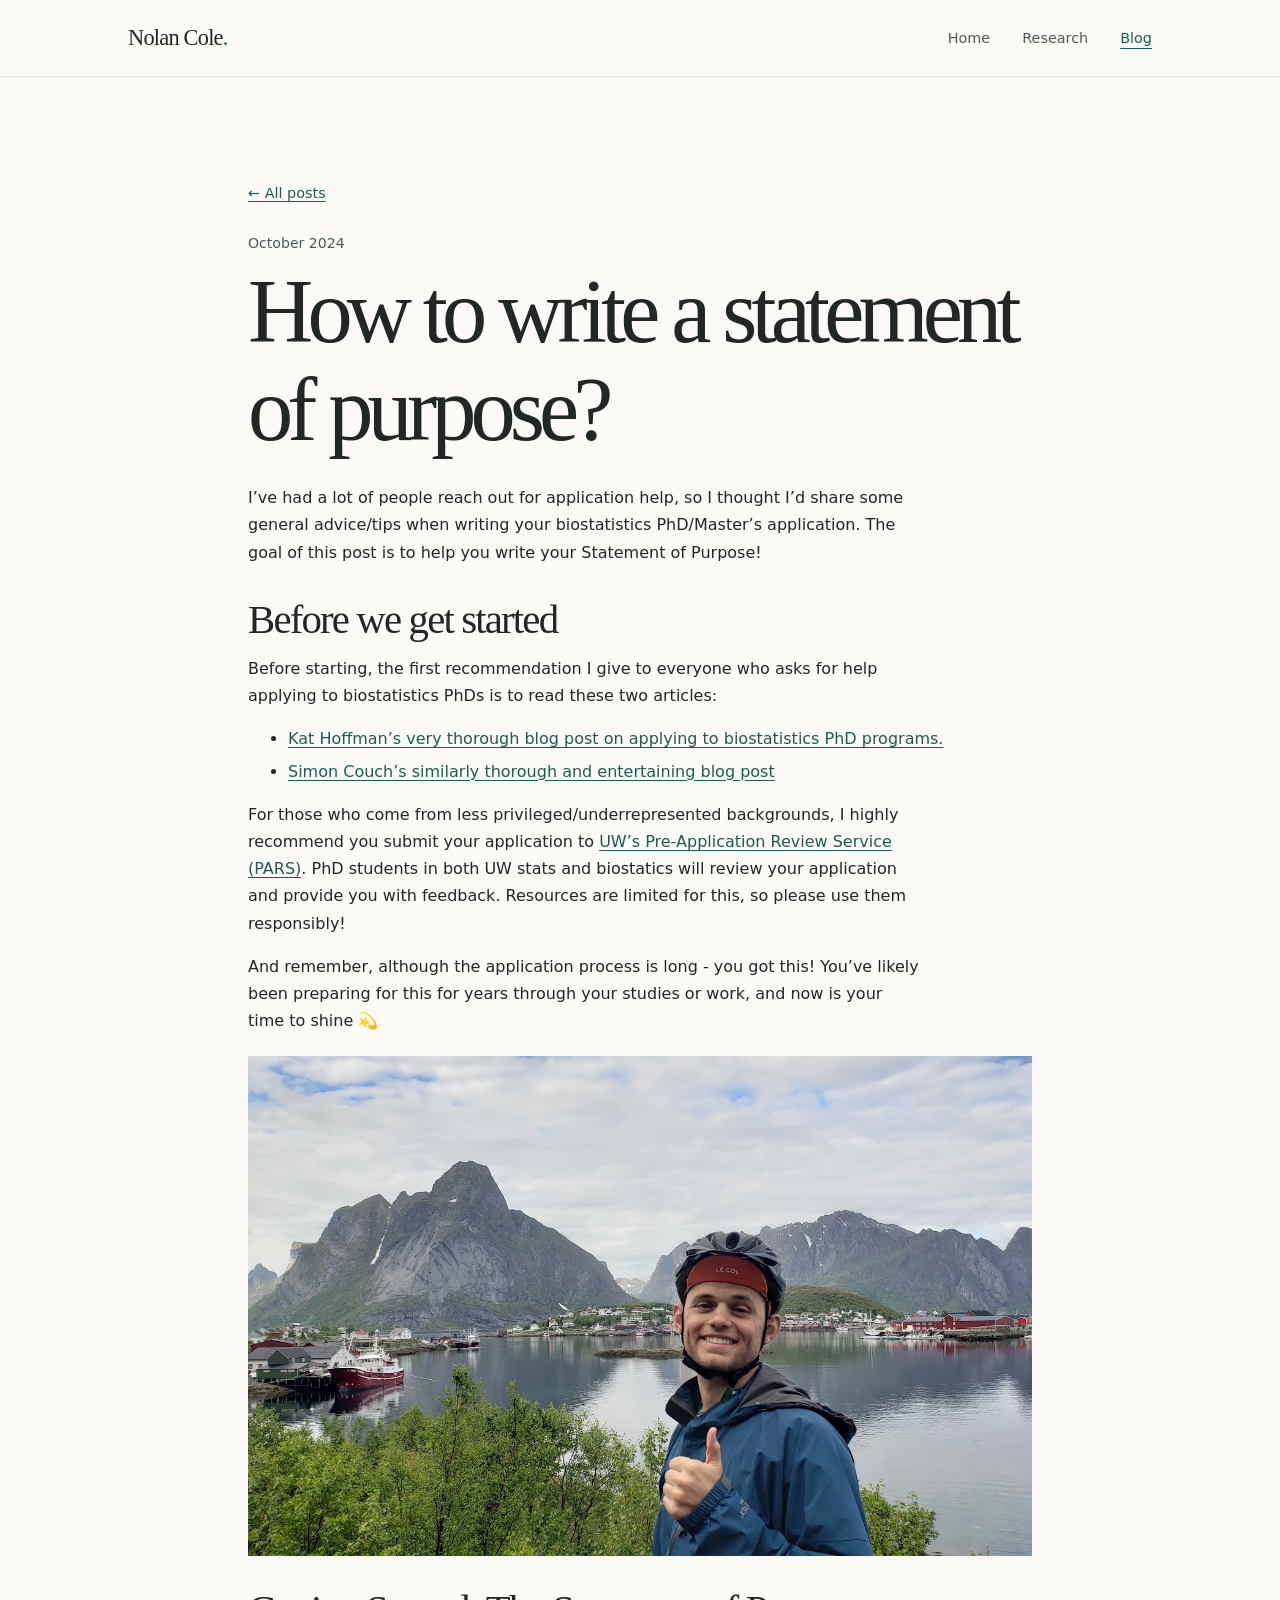
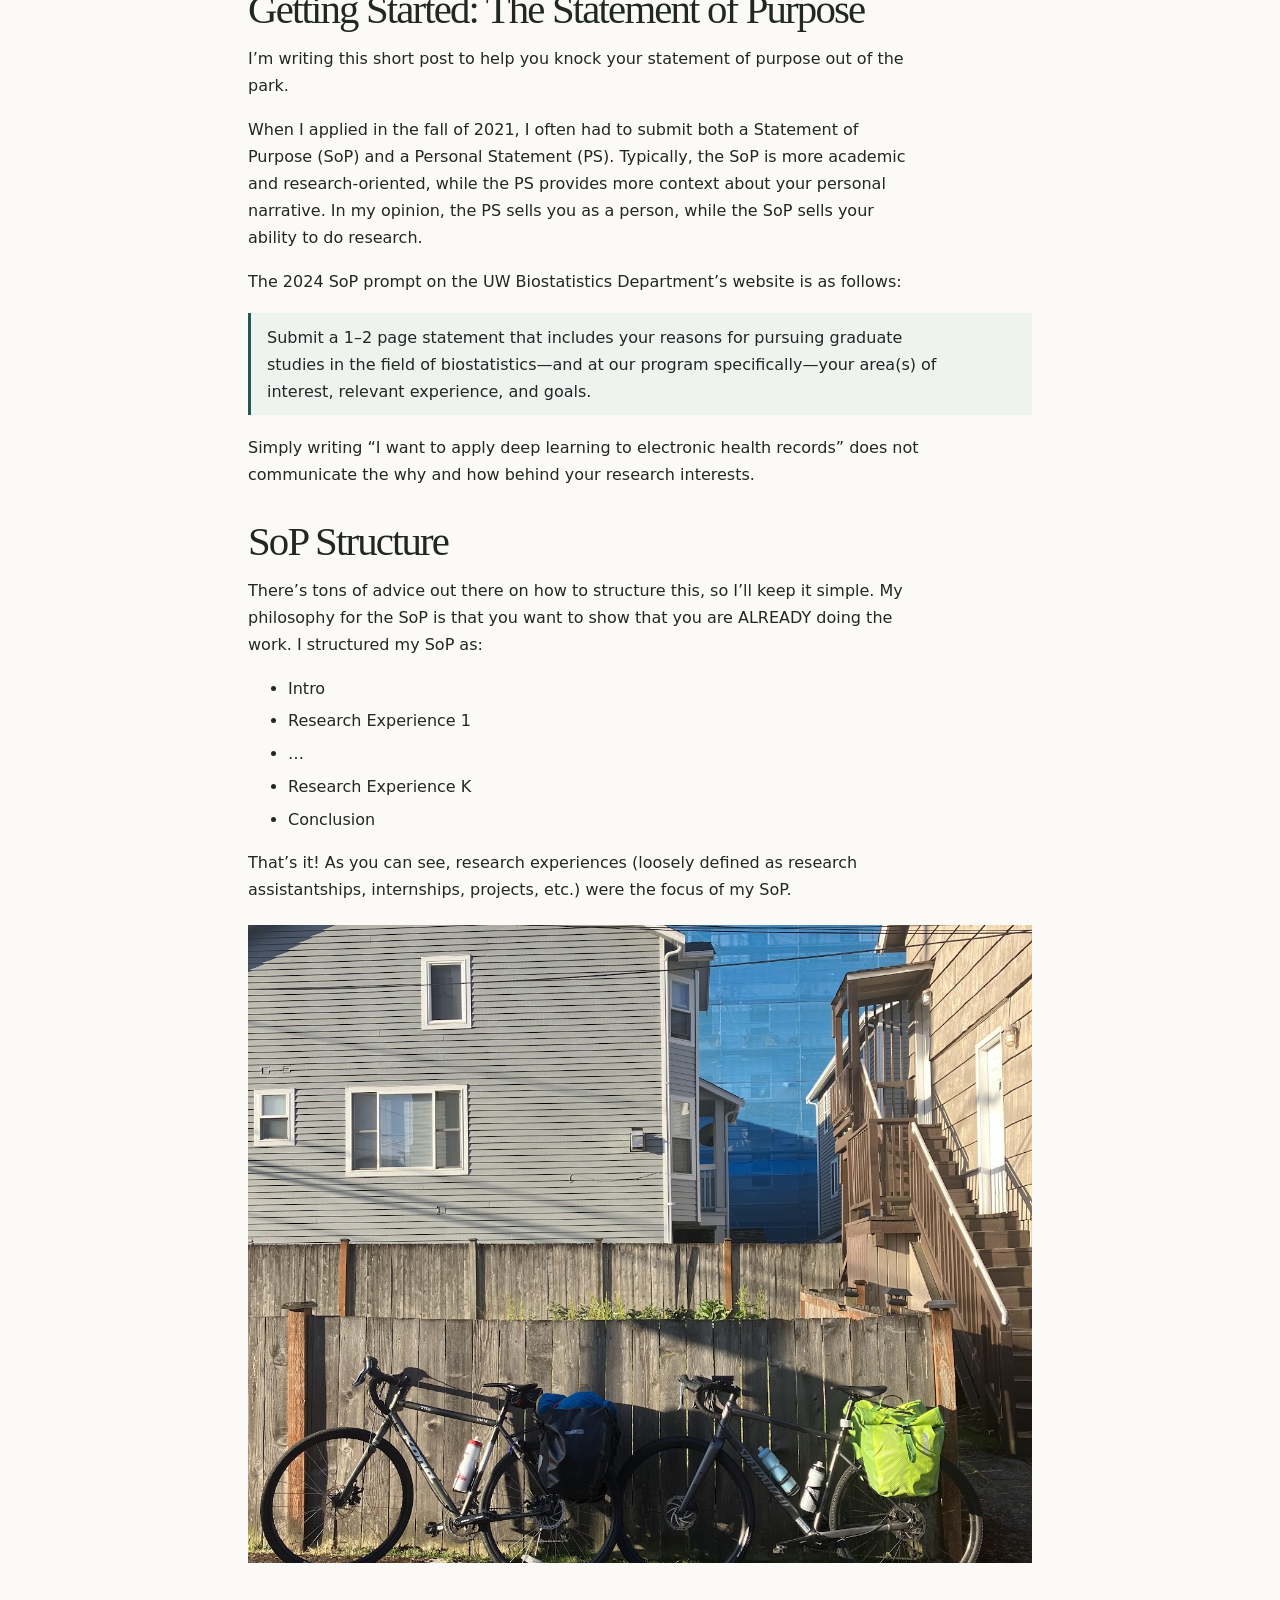
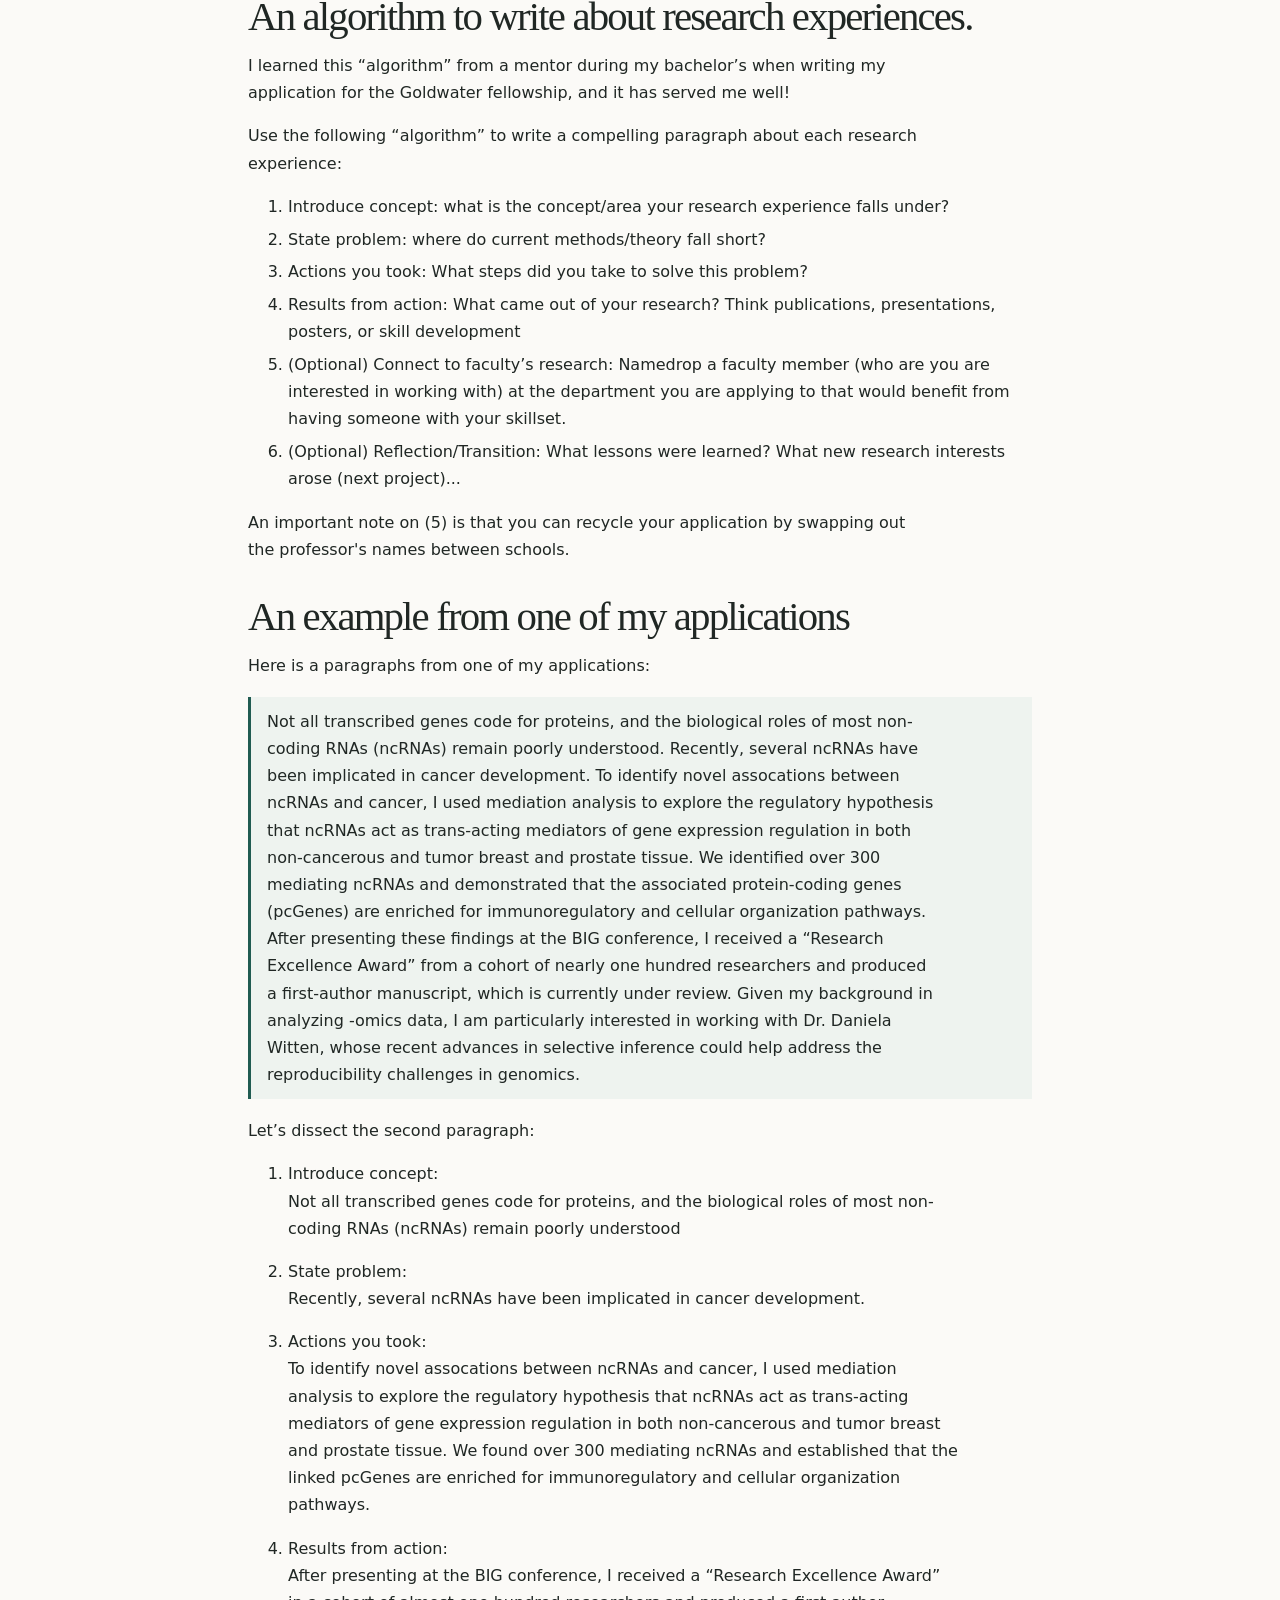
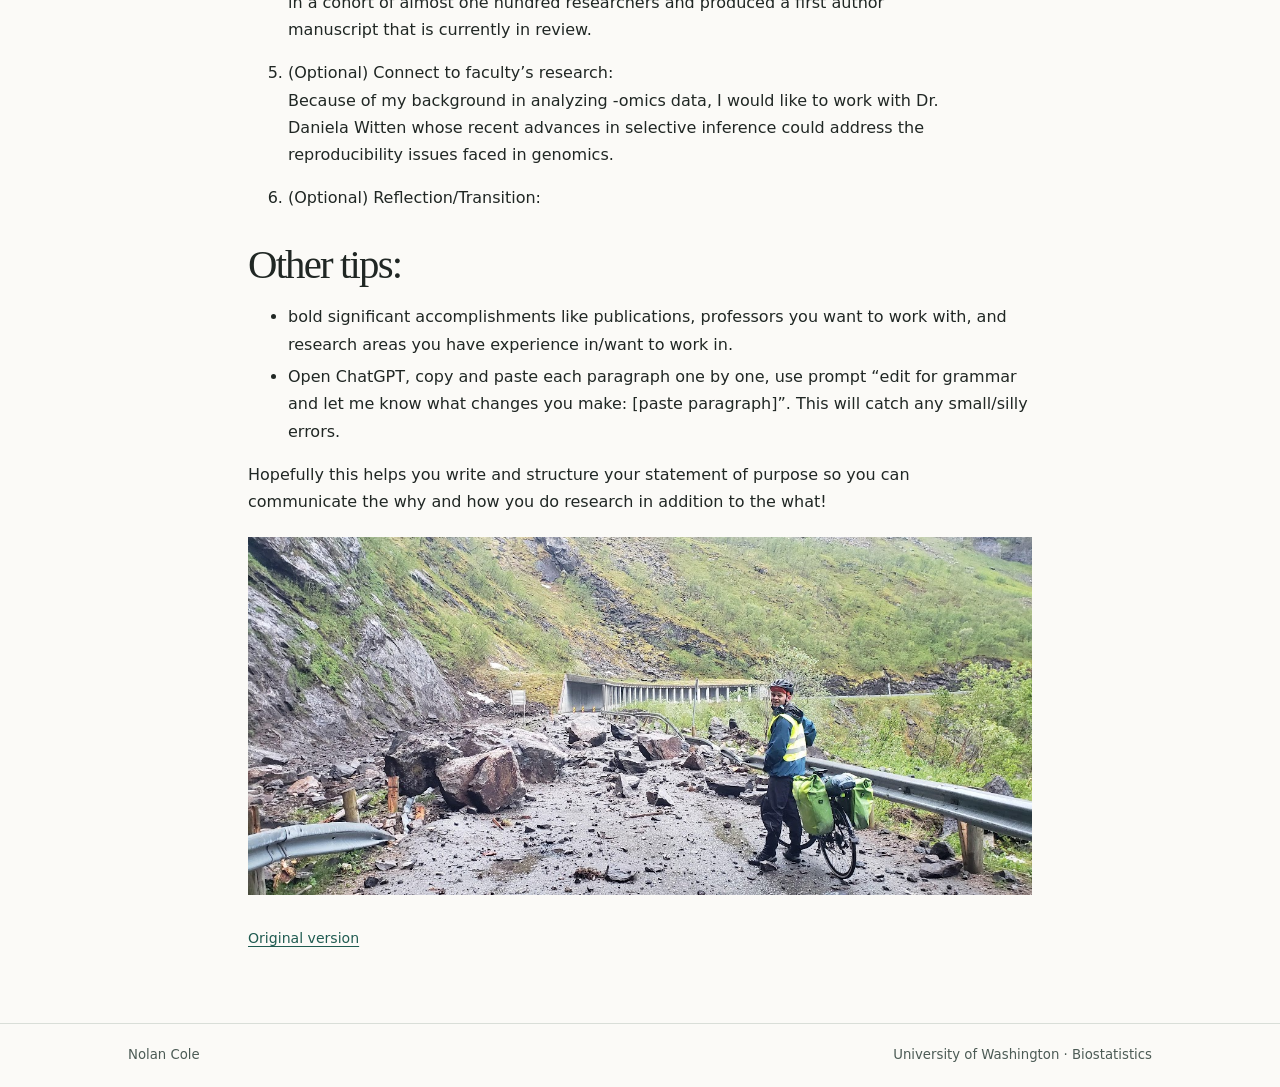
<file: blog/phd-apps-statement-of-purpose/index.html>
<!doctype html>
<html lang="en">
<head>
  <meta charset="utf-8">
  <meta name="viewport" content="width=device-width, initial-scale=1">
  <meta name="description" content="How I structured my biostatistics PhD statement of purpose, with a worked example from my own application.">
  <link rel="canonical" href="https://colethestatistician.github.io/blog/phd-apps-statement-of-purpose/">
  <link rel="stylesheet" href="../../assets/site.css">
  <link rel="stylesheet" href="../posts.css">
  <title>PhD Apps: Statement of Purpose · Nolan Cole</title>
</head>
<body>
  <a class="skip" href="#main">Skip to content</a>
  <header class="site-header">
    <div class="wrap header-inner">
      <a class="wordmark" href="../../index.html">Nolan Cole<span aria-hidden="true">.</span></a>
      <nav aria-label="Main navigation">
        <a href="../../index.html">Home</a>
        <a href="../../research/index.html">Research</a>
        <a href="../index.html" aria-current="true">Blog</a>
      </nav>
    </div>
  </header>
  <main id="main" class="wrap post" tabindex="-1">
    <a class="back" href="../index.html">← All posts</a>
    <article class="migrated-post">
      <header class="page-heading">
        <p class="eyebrow"><time datetime="2024-10">October 2024</time></p>
        <h1>How to write a statement of purpose?</h1>
      </header>
      <p>I’ve had a lot of people reach out for application help, so I thought I’d share some general advice/tips when writing your biostatistics PhD/Master’s application. The goal of this post is to help you write your Statement of Purpose!</p>
      <h2>Before we get started</h2>
      <p>Before starting, the first recommendation I give to everyone who asks for help applying to biostatistics PhDs is to read these two articles:</p>
      <ul>
        <li><a href="https://www.khstats.com/blog/phd-apps/">Kat Hoffman’s very thorough blog post on applying to biostatistics PhD programs.</a></li>
        <li><a href="https://www.simonpcouch.com/blog/2021-03-15-apply-to-stats-grad-school/">Simon Couch’s similarly thorough and entertaining blog post</a></li>
      </ul>
      <p>For those who come from less privileged/underrepresented backgrounds, I highly recommend you submit your application to <a href="https://stat.uw.edu/pre-application-review-service">UW’s Pre-Application Review Service (PARS)</a>. PhD students in both UW stats and biostatics will review your application and provide you with feedback. Resources are limited for this, so please use them responsibly!</p>
      <p>And remember, although the application process is long - you got this! You’ve likely been preparing for this for years through your studies or work, and now is your time to shine 💫</p>
      <figure><img src="images/before-getting-started.jpg" alt="" loading="lazy" decoding="async"></figure>
      <h2>Getting Started: The Statement of Purpose</h2>
      <p>I’m writing this short post to help you knock your statement of purpose out of the park.</p>
      <p>When I applied in the fall of 2021, I often had to submit both a Statement of Purpose (SoP) and a Personal Statement (PS). Typically, the SoP is more academic and research-oriented, while the PS provides more context about your personal narrative. In my opinion, the PS sells you as a person, while the SoP sells your ability to do research.</p>
      <p>The 2024 SoP prompt on the UW Biostatistics Department’s website is as follows:</p>
      <blockquote><p>Submit a 1–2 page statement that includes your reasons for pursuing graduate studies in the field of biostatistics—and at our program specifically—your area(s) of interest, relevant experience, and goals.</p></blockquote>
      <p>Simply writing “I want to apply deep learning to electronic health records” does not communicate the why and how behind your research interests.</p>
      <h2>SoP Structure</h2>
      <p>There’s tons of advice out there on how to structure this, so I’ll keep it simple. My philosophy for the SoP is that you want to show that you are ALREADY doing the work. I structured my SoP as:</p>
      <ul>
        <li>Intro</li>
        <li>Research Experience 1</li>
        <li>…</li>
        <li>Research Experience K</li>
        <li>Conclusion</li>
      </ul>
      <p>That’s it! As you can see, research experiences (loosely defined as research assistantships, internships, projects, etc.) were the focus of my SoP.</p>
      <figure><img src="images/statement-structure.jpg" alt="" loading="lazy" decoding="async"></figure>
      <h2>An algorithm to write about research experiences.</h2>
      <p>I learned this “algorithm” from a mentor during my bachelor’s when writing my application for the Goldwater fellowship, and it has served me well!</p>
      <p>Use the following “algorithm” to write a compelling paragraph about each research experience:</p>
      <ol>
        <li>Introduce concept: what is the concept/area your research experience falls under?</li>
        <li>State problem: where do current methods/theory fall short?</li>
        <li>Actions you took: What steps did you take to solve this problem?</li>
        <li>Results from action: What came out of your research? Think publications, presentations, posters, or skill development</li>
        <li>(Optional) Connect to faculty’s research: Namedrop a faculty member (who are you are interested in working with) at the department you are applying to that would benefit from having someone with your skillset.</li>
        <li>(Optional) Reflection/Transition: What lessons were learned? What new research interests arose (next project)...</li>
      </ol>
      <p>An important note on (5) is that you can recycle your application by swapping out the professor's names between schools.</p>
      <h2>An example from one of my applications</h2>
      <p>Here is a paragraphs from one of my applications:</p>
      <blockquote><p>Not all transcribed genes code for proteins, and the biological roles of most non-coding RNAs (ncRNAs) remain poorly understood. Recently, several ncRNAs have been implicated in cancer development. To identify novel assocations between ncRNAs and cancer, I used mediation analysis to explore the regulatory hypothesis that ncRNAs act as trans-acting mediators of gene expression regulation in both non-cancerous and tumor breast and prostate tissue. We identified over 300 mediating ncRNAs and demonstrated that the associated protein-coding genes (pcGenes) are enriched for immunoregulatory and cellular organization pathways. After presenting these findings at the BIG conference, I received a “Research Excellence Award” from a cohort of nearly one hundred researchers and produced a first-author manuscript, which is currently under review. Given my background in analyzing -omics data, I am particularly interested in working with Dr. Daniela Witten, whose recent advances in selective inference could help address the reproducibility challenges in genomics.</p></blockquote>
      <p>Let’s dissect the second paragraph:</p>
      <ol>
        <li>Introduce concept:<p>Not all transcribed genes code for proteins, and the biological roles of most non-coding RNAs (ncRNAs) remain poorly understood</p></li>
        <li>State problem:<p>Recently, several ncRNAs have been implicated in cancer development.</p></li>
        <li>Actions you took:<p>To identify novel assocations between ncRNAs and cancer, I used mediation analysis to explore the regulatory hypothesis that ncRNAs act as trans-acting mediators of gene expression regulation in both non-cancerous and tumor breast and prostate tissue. We found over 300 mediating ncRNAs and established that the linked pcGenes are enriched for immunoregulatory and cellular organization pathways.</p></li>
        <li>Results from action:<p>After presenting at the BIG conference, I received a “Research Excellence Award” in a cohort of almost one hundred researchers and produced a first author manuscript that is currently in review.</p></li>
        <li>(Optional) Connect to faculty’s research:<p>Because of my background in analyzing -omics data, I would like to work with Dr. Daniela Witten whose recent advances in selective inference could address the reproducibility issues faced in genomics.</p></li>
        <li>(Optional) Reflection/Transition:</li>
      </ol>
      <h2>Other tips:</h2>
      <ul>
        <li>bold significant accomplishments like publications, professors you want to work with, and research areas you have experience in/want to work in.</li>
        <li>Open ChatGPT, copy and paste each paragraph one by one, use prompt “edit for grammar and let me know what changes you make: [paste paragraph]”. This will catch any small/silly errors.</li>
      </ul>
      <p>Hopefully this helps you write and structure your statement of purpose so you can communicate the why and how you do research in addition to the what!</p>
      <figure><img src="images/conclusion.jpg" alt="" loading="lazy" decoding="async"></figure>
      <footer class="post-source"><a href="https://www.nolan-cole.com/home/blog/phd-apps-statement-of-purpose">Original version</a></footer>
    </article>
  </main>
  <footer class="site-footer">
    <div class="wrap footer-inner"><span>Nolan Cole</span><span>University of Washington · Biostatistics</span></div>
  </footer>
</body>
</html>
</file>
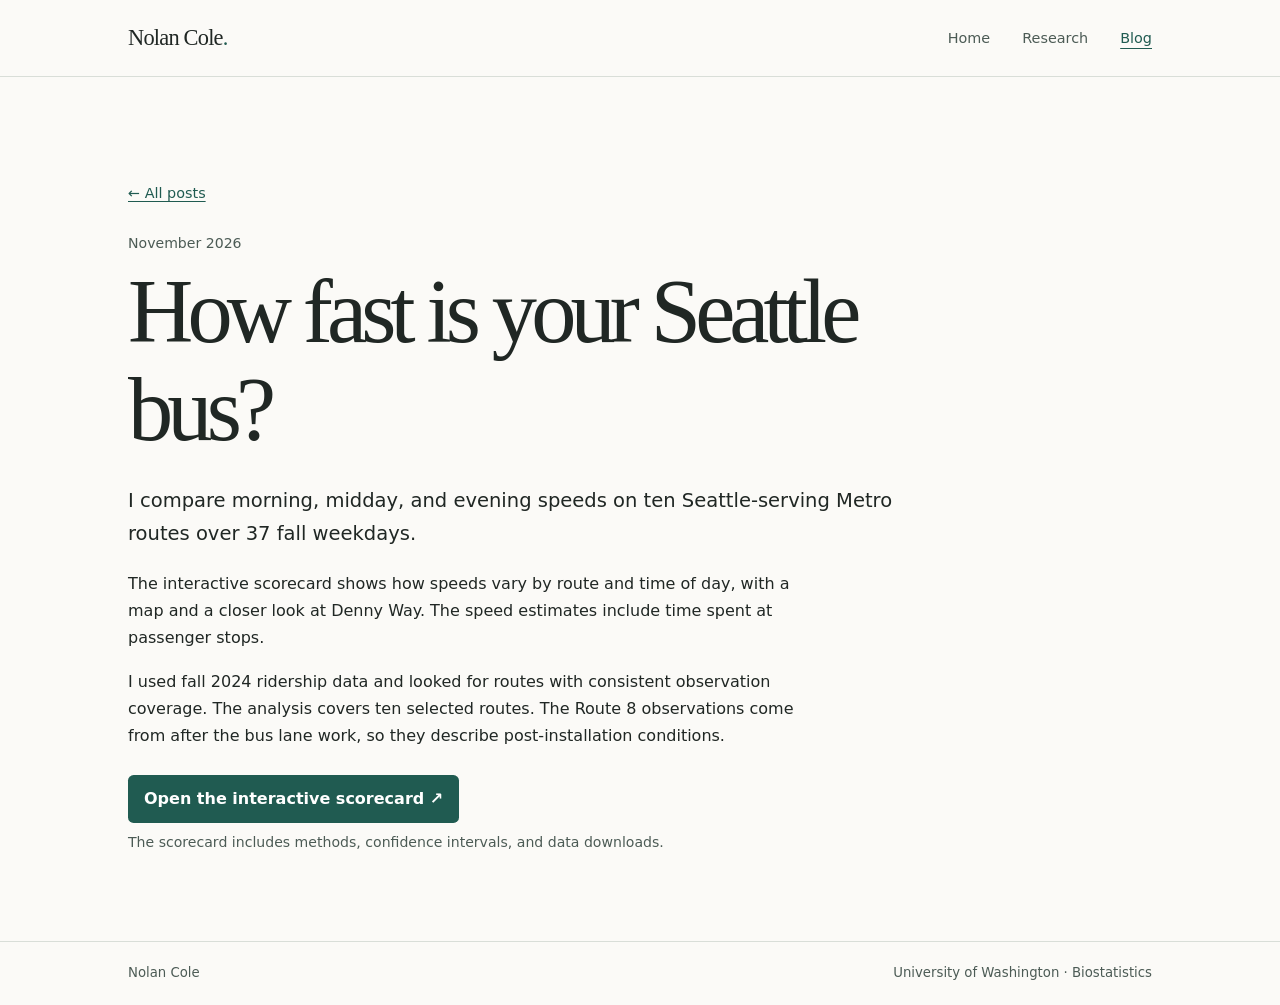
<file: blog/seattle-bus-speed/index.html>
<!doctype html>
<html lang="en">
<head>
  <meta charset="utf-8">
  <meta name="viewport" content="width=device-width, initial-scale=1">
  <meta name="description" content="A Seattle bus speed scorecard covering ten Metro routes over 37 fall weekdays.">
  <link rel="canonical" href="https://colethestatistician.github.io/blog/seattle-bus-speed/">
  <link rel="stylesheet" href="../../assets/site.css">
  <title>How fast is your Seattle bus? · Nolan Cole</title>
</head>
<body>
  <a class="skip" href="#main">Skip to content</a>
  <header class="site-header">
    <div class="wrap header-inner">
      <a class="wordmark" href="../../index.html">Nolan Cole<span aria-hidden="true">.</span></a>
      <nav aria-label="Main navigation">
        <a href="../../index.html">Home</a>
        <a href="../../research/index.html">Research</a>
        <a href="../../blog/index.html" aria-current="page">Blog</a>
      </nav>
    </div>
  </header>
  <main id="main" class="wrap" tabindex="-1">
<article class="post">
      <a class="back" href="../index.html">← All posts</a>
      <header class="page-heading">
        <p class="eyebrow">November 2026</p>
        <h1>How fast is your Seattle bus?</h1>
      </header>
      <p class="post-lead">I compare morning, midday, and evening speeds on ten Seattle-serving Metro routes over 37 fall weekdays.</p>
      <p>The interactive scorecard shows how speeds vary by route and time of day, with a map and a closer look at Denny Way. The speed estimates include time spent at passenger stops.</p>
      <p>I used fall 2024 ridership data and looked for routes with consistent observation coverage. The analysis covers ten selected routes. The Route 8 observations come from after the bus lane work, so they describe post-installation conditions.</p>
      <a class="button" href="report.html">Open the interactive scorecard <span aria-hidden="true">↗</span></a>
      <p class="note">The scorecard includes methods, confidence intervals, and data downloads.</p>
    </article>
  </main>
  <footer class="site-footer">
    <div class="wrap footer-inner"><span>Nolan Cole</span><span>University of Washington · Biostatistics</span></div>
  </footer>
</body>
</html>
</file>
<file: assets/site.css>
:root {
  color-scheme: light;
  --paper: #fbfaf7;
  --ink: #202724;
  --muted: #4c5b55;
  --line: #d9ded8;
  --accent: #205b51;
  --panel: #eef3ef;
  --serif: Georgia, "Times New Roman", serif;
  --sans: system-ui, -apple-system, BlinkMacSystemFont, "Segoe UI", sans-serif;
}

* { box-sizing: border-box; }
body {
  margin: 0;
  background: var(--paper);
  color: var(--ink);
  font: 1rem/1.7 var(--sans);
}
a { color: var(--accent); text-underline-offset: .19em; }
a:hover { text-decoration-thickness: .13em; }
:focus-visible { outline: 2px solid #985523; outline-offset: 4px; }
main:focus { outline: none; }
p { margin: 0 0 1em; }
h1, h2 { font-family: var(--serif); font-weight: 500; margin: 0; line-height: 1.08; }
h1 { font-size: clamp(3rem, 9vw, 5.65rem); letter-spacing: -.065em; }
h2 { font-size: clamp(1.75rem, 3.75vw, 2.55rem); letter-spacing: -.045em; }
.wrap { width: min(64rem, calc(100% - 4rem)); margin-inline: auto; }
.skip, .sr-only { position: absolute; width: 1px; height: 1px; clip-path: inset(50%); overflow: hidden; white-space: nowrap; }
.skip:focus { z-index: 2; top: 1rem; left: 1rem; width: auto; height: auto; clip-path: none; background: var(--paper); padding: .4rem .8rem; }
.site-header, .site-footer { border-block-end: 1px solid var(--line); }
.header-inner, .footer-inner { display: flex; align-items: center; justify-content: space-between; flex-wrap: wrap; gap: .55rem 1.4rem; }
.header-inner { min-height: 4.75rem; }
.wordmark { color: var(--ink); font: 500 1.4rem/1 var(--serif); letter-spacing: -.035em; text-decoration: none; }
.wordmark span { color: var(--accent); }
nav { display: flex; gap: clamp(.9rem, 3vw, 2rem); }
nav a { color: var(--muted); text-decoration: none; font-size: .9rem; padding-block: .45rem; }
nav a[aria-current], nav a:hover { color: var(--accent); text-decoration: underline; text-underline-offset: .35em; }
main { padding-block: clamp(3.25rem, 8vw, 6.8rem) 4.5rem; }
.intro { display: grid; justify-items: start; }
.role { margin: .85rem 0 0; font-size: clamp(1.15rem, 3vw, 1.4rem); font-weight: 550; }
.affiliation { color: var(--muted); margin: .12rem 0 0; }
.bio { max-width: 69ch; margin-top: clamp(1.75rem, 5vw, 2.6rem); }
.intro-body {
  display: grid;
  grid-template-columns: minmax(0, 1fr) auto;
  align-items: start;
  gap: clamp(1.5rem, 4vw, 3rem);
  margin-top: clamp(1.75rem, 5vw, 2.6rem);
}
.intro-body .bio { margin-top: 0; }
.intro-headshot {
  grid-column: 2;
  grid-row: 1;
  display: block;
  width: clamp(9rem, 20vw, 13.5rem);
  height: auto;
  border: 1px solid var(--line);
  border-radius: 50%;
}
.bio p:last-child, .research-copy p:last-child { margin-bottom: 0; }
.home-section { margin-top: 2.9rem; border-top: 1px solid var(--line); padding-top: 1.45rem; }
.news-list { list-style: none; padding: 0; margin: 1.05rem 0 0; }
.news-list li { display: grid; grid-template-columns: 8.4rem 1fr; gap: .25rem 1.25rem; }
.news-list time, .eyebrow, .note { color: var(--muted); font-size: .88rem; }
.news-list a { font-weight: 600; }
.news-list p { color: var(--muted); margin: .15rem 0 0; }
#more-news { margin-top: 1rem; }
#more-news summary {
  width: fit-content;
  color: var(--accent);
  font-weight: 600;
  cursor: pointer;
}
#more-news summary:hover { text-decoration: underline; }
.page-links { display: grid; grid-template-columns: 1fr 1fr; gap: 1rem; }
.page-links a { display: flex; justify-content: space-between; gap: 1rem; padding: 1.1rem 1.25rem; border: 1px solid var(--line); border-radius: .45rem; text-decoration: none; }
.page-links a:hover { background: var(--panel); border-color: var(--accent); }
.page-links strong { display: block; font: 500 1.4rem/1.35 var(--serif); }
.page-links a span span { display: block; margin-top: .3rem; color: var(--muted); font-size: .91rem; }
.profiles { display: flex; flex-wrap: wrap; gap: .6rem 1.6rem; font-size: .92rem; }
.profiles a { font-weight: 550; }
.site-footer { border-block-start: 1px solid var(--line); border-block-end: 0; }
.footer-inner { padding-block: 1.25rem; color: var(--muted); font-size: .83rem; }
.page-heading { margin-bottom: 2.3rem; }
.research-row {
  display: grid;
  grid-template-columns: minmax(0, .84fr) minmax(0, 1.16fr);
  align-items: center;
  gap: clamp(1.2rem, 4vw, 3.25rem);
  padding-block: 2.2rem;
  border-top: 1px solid var(--line);
}
.research-figure { margin: 0; }
.research-figure img { display: block; width: 100%; height: auto; border: 1px solid var(--line); border-radius: .45rem; background: #fff; }
.research-figure figcaption { color: var(--muted); font-size: .81rem; line-height: 1.5; margin-top: .55rem; }
.research-copy h2 { margin-bottom: .8rem; }
button { font: inherit; }
#gcm-toggle { padding: 0 .18rem; border: 0; color: var(--accent); background: transparent; cursor: pointer; text-decoration: underline; text-underline-offset: .15em; }
.post-preview { display: grid; grid-template-columns: minmax(0, .78fr) minmax(0, 1.22fr); align-items: center; gap: clamp(1rem, 4vw, 2.7rem); border-top: 1px solid var(--line); padding-top: 1.8rem; }
.post-art { display: block; aspect-ratio: 1.45; border-radius: .45rem; border: 1px solid var(--line); overflow: hidden; background: #eaf0eb; }
.post-art img { display: block; width: 100%; height: 100%; object-fit: cover; object-position: center 36%; }
.eyebrow { margin-bottom: .45rem; }
.post-preview h2 { margin-bottom: .75rem; }
.post-preview h2 a { color: var(--ink); text-decoration: none; }
.post-preview h2 a:hover { text-decoration: underline; }
.text-link { font-weight: 600; }
.post { max-width: 49rem; }
.post .page-heading { margin-block: 1.6rem; }
.post .post-lead { font-size: 1.22rem; }
.post p { max-width: 66ch; }
.button { display: inline-block; margin-block: .6rem .55rem; padding: .65rem 1rem; border-radius: .35rem; background: var(--accent); color: #fff; text-decoration: none; font-weight: 600; }
.button:hover { background: #17483f; text-decoration: underline; }
.back { font-size: .9rem; }

@media (max-width: 42rem) {
  .wrap { width: calc(100% - 2.25rem); }
  .intro-body { grid-template-columns: 1fr; }
  .intro-headshot { grid-column: 1; }
  .research-row, .post-preview { grid-template-columns: 1fr; align-items: start; }
  .research-copy { grid-row: 1; }
  .research-figure, .post-art { width: min(100%, 27rem); }
  .page-links, .news-list li { grid-template-columns: 1fr; }
}
@media (max-width: 23rem) {
  .header-inner { padding-block: .6rem; }
  nav { width: 100%; }
}
</file>
<file: blog/posts.css>
.post-preview + .post-preview { margin-top: 1.8rem; }
.post-art-square { aspect-ratio: 1; }
.migrated-post h2 { margin-block: 2rem .8rem; }
.migrated-post h3 { margin-block: 1.5rem .55rem; }
.migrated-post li { margin-block: .35rem; }
.migrated-post figure { margin: 1.35rem 0 1.75rem; }
.migrated-post img { display: block; max-width: 100%; height: auto; }
.migrated-post blockquote {
  margin: 1.15rem 0;
  padding: .65rem 1rem;
  border-inline-start: .2rem solid var(--accent);
  background: var(--panel);
}
.migrated-post blockquote p:last-child { margin-bottom: 0; }
.post-contents { margin-block: 1.4rem; }
.post-contents summary { cursor: pointer; }
.post-source { margin-top: 2rem; font-size: .88rem; }
</file>
